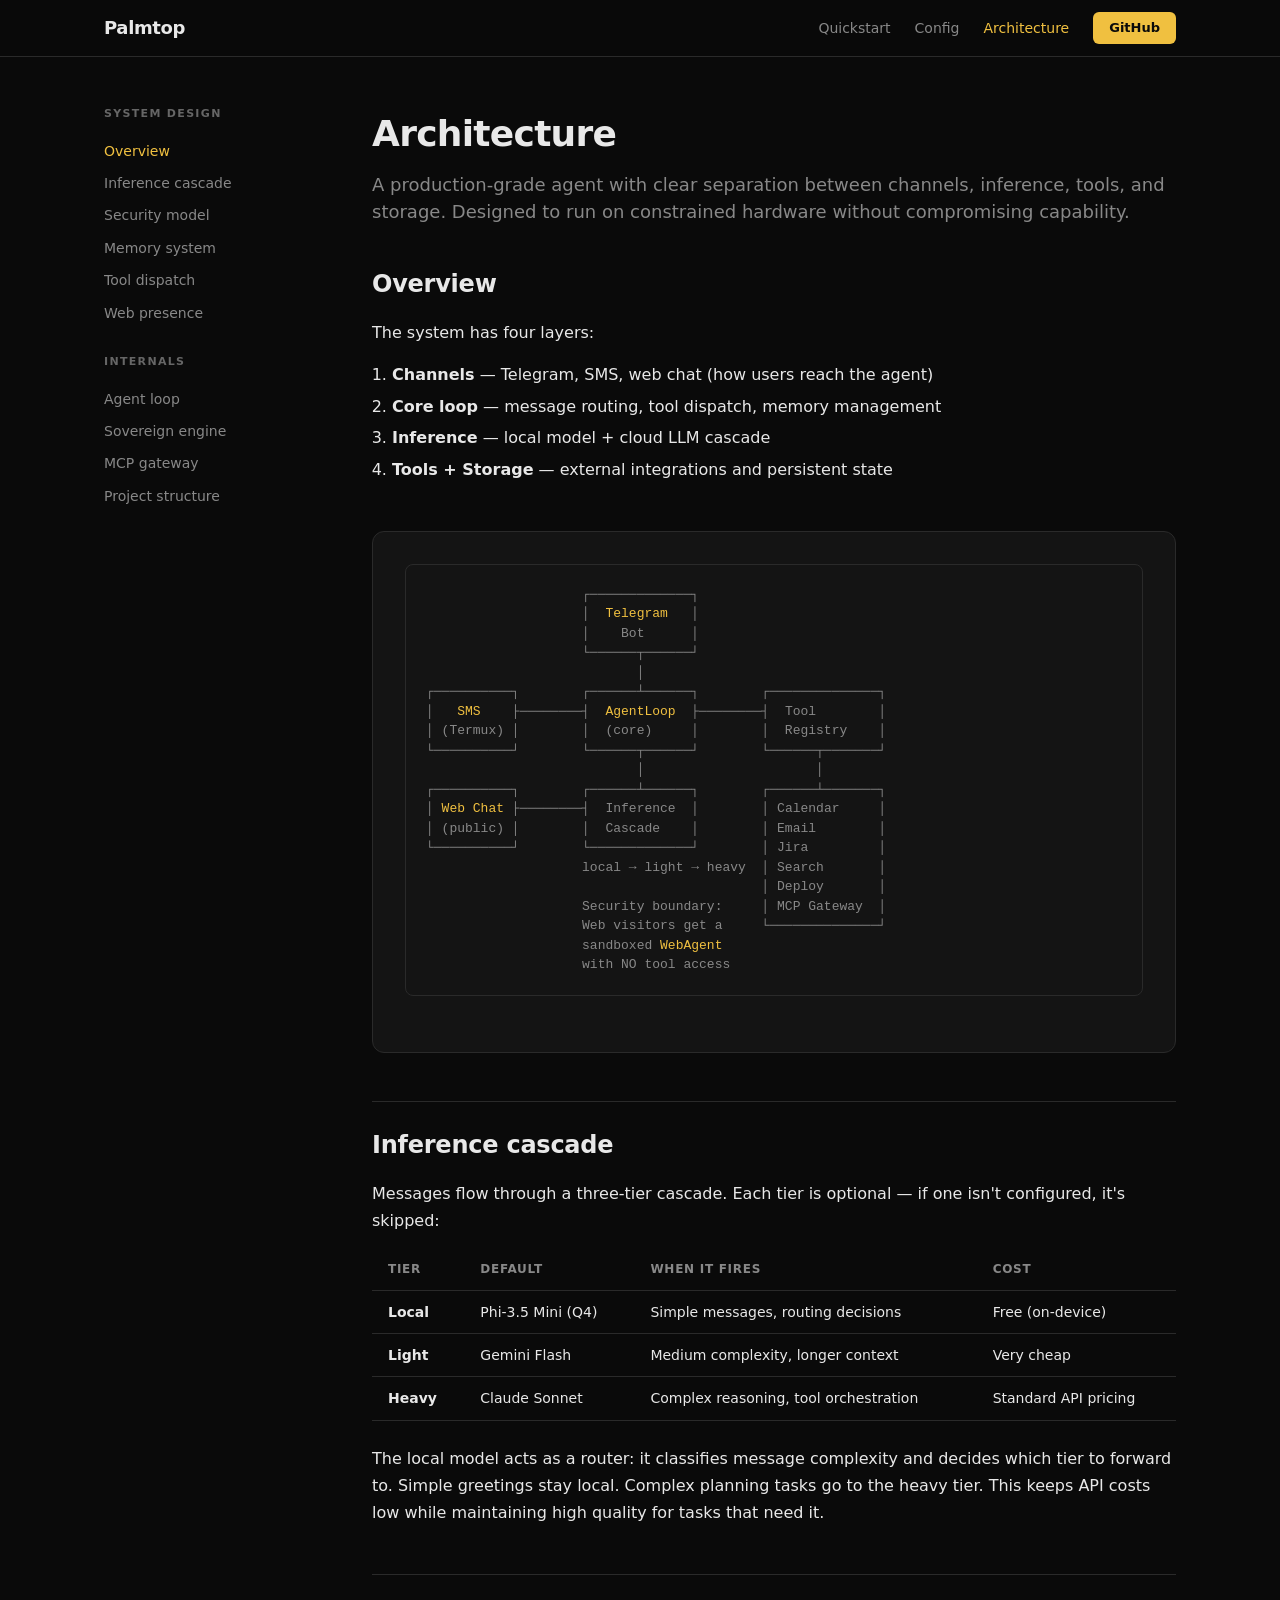
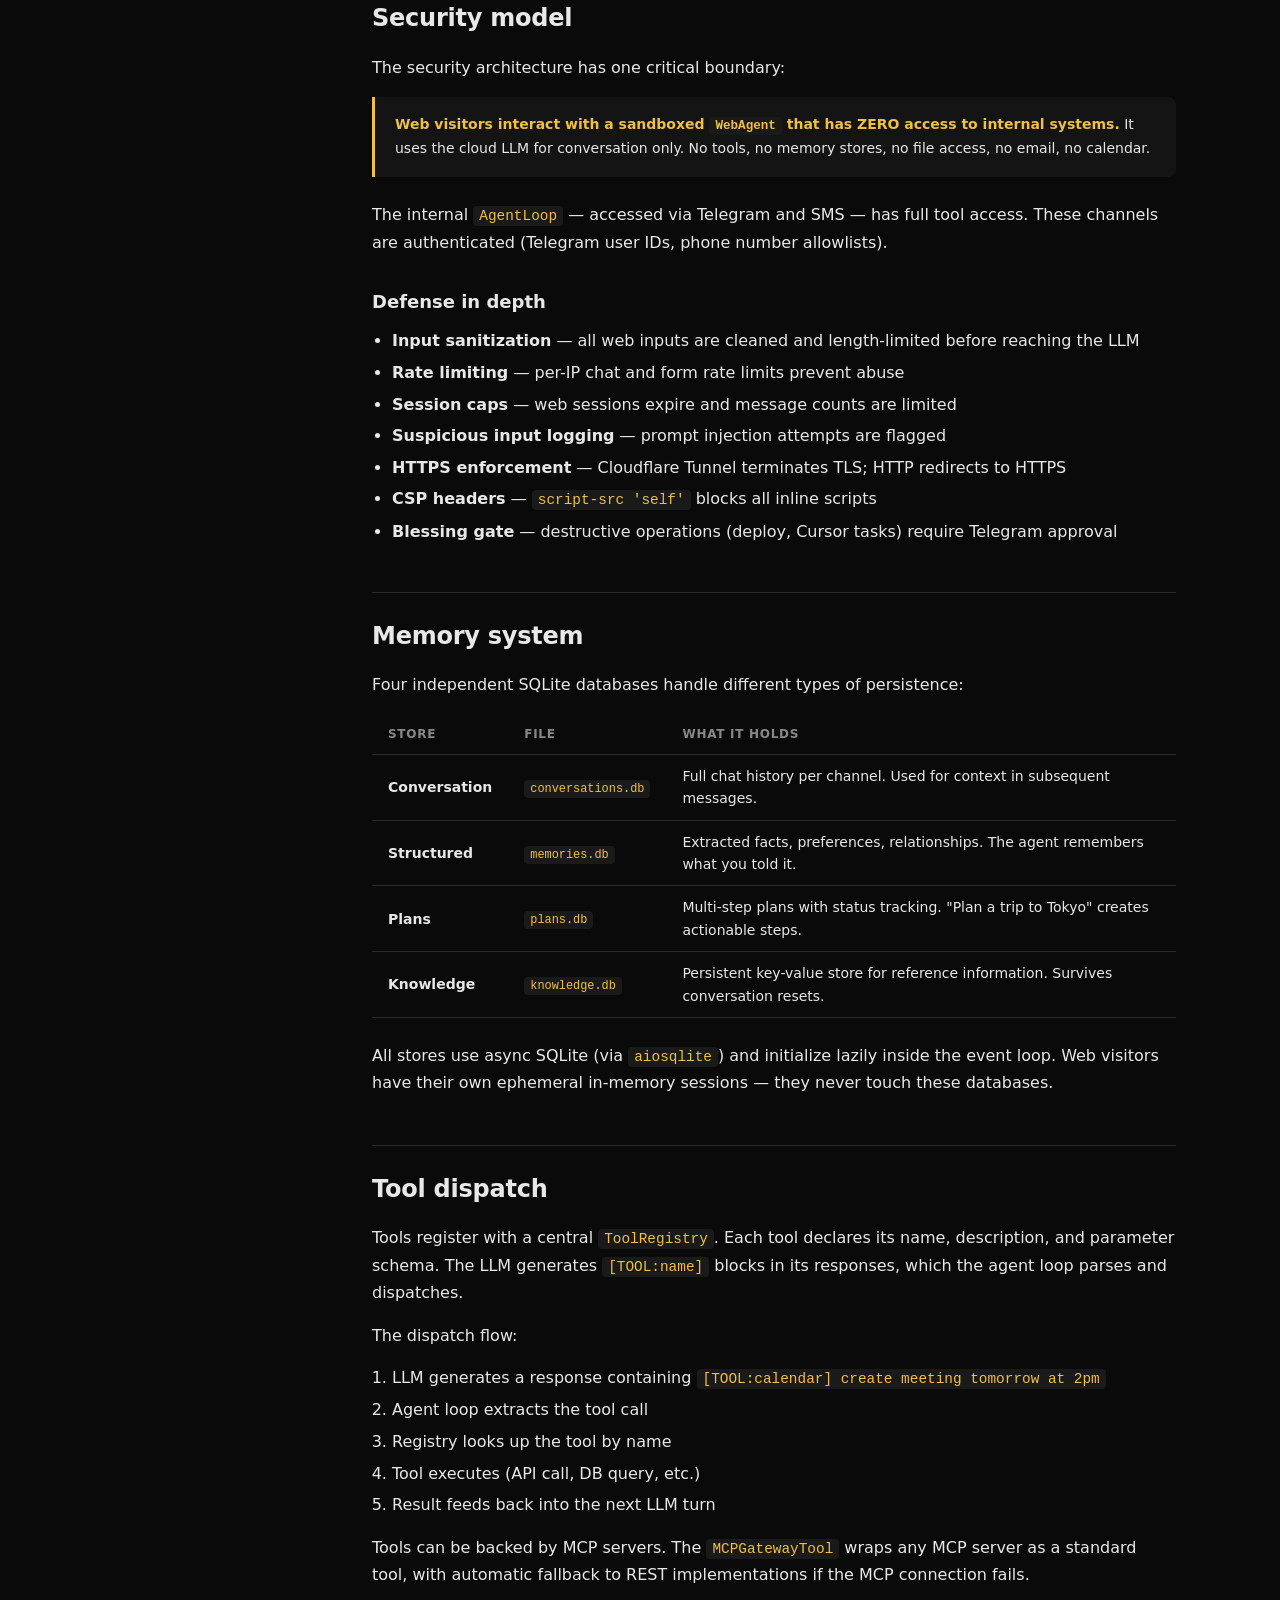
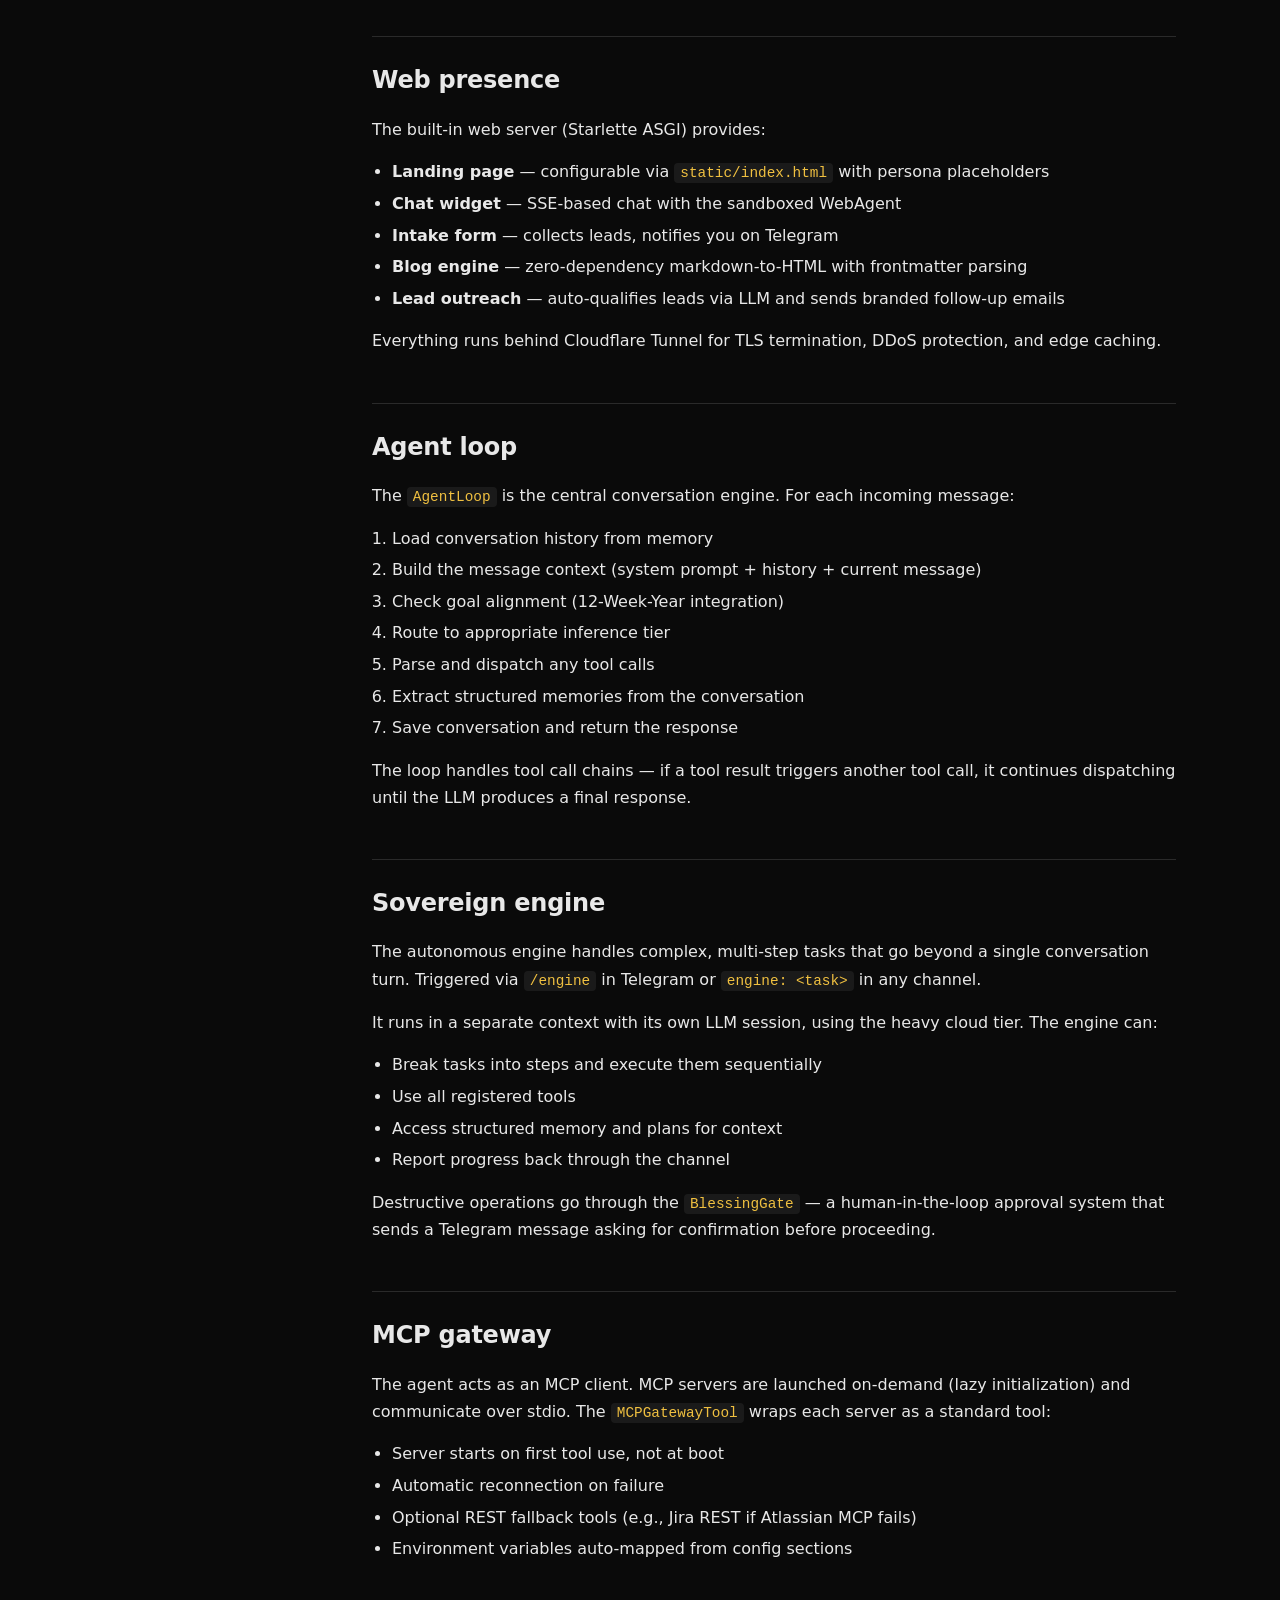
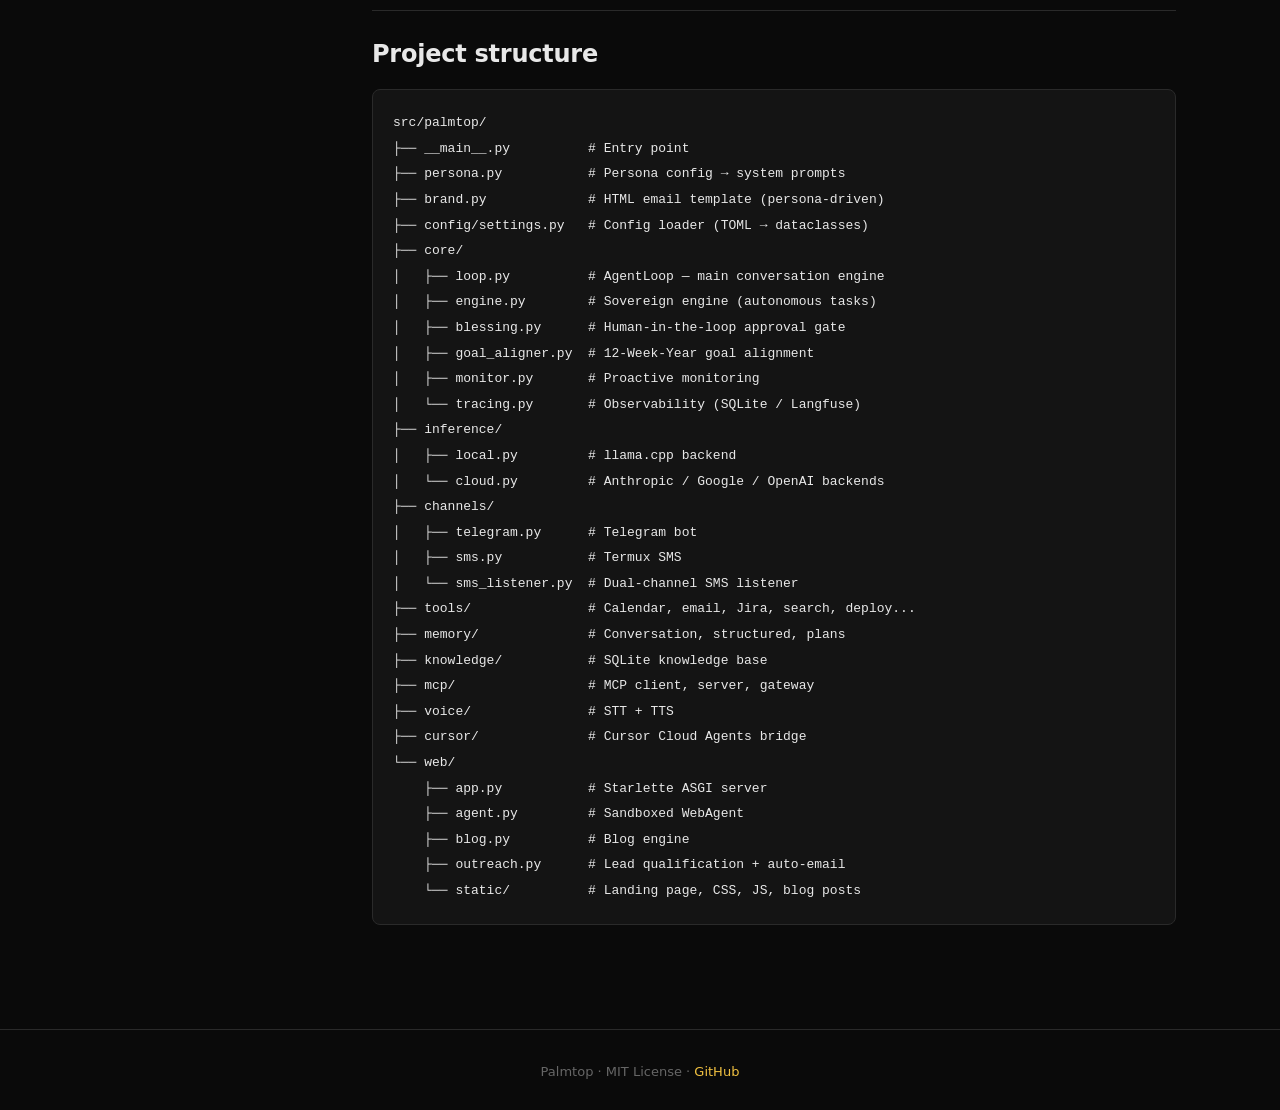
<file: docs/architecture.html>
<!DOCTYPE html>
<html lang="en">
<head>
  <meta charset="utf-8">
  <meta name="viewport" content="width=device-width, initial-scale=1">
  <title>Architecture &mdash; Palmtop</title>
  <meta name="description" content="System architecture of Palmtop: inference cascade, security model, memory system, and module layout.">
  <link rel="stylesheet" href="assets/style.css">
</head>
<body>

<nav class="site-nav">
  <div class="container">
    <a href="./" class="nav-brand">Palmtop</a>
    <div class="nav-links">
      <a href="quickstart" class="nav-link">Quickstart</a>
      <a href="configuration" class="nav-link">Config</a>
      <a href="architecture" class="nav-link active">Architecture</a>
      <a href="https://github.com/jbxter/palmtop" target="_blank" rel="noopener" class="nav-cta">GitHub</a>
    </div>
  </div>
</nav>

<div class="docs-layout">
  <aside class="docs-sidebar">
    <h4>System design</h4>
    <a href="#overview" class="active">Overview</a>
    <a href="#inference-cascade">Inference cascade</a>
    <a href="#security">Security model</a>
    <a href="#memory">Memory system</a>
    <a href="#tool-dispatch">Tool dispatch</a>
    <a href="#web-presence">Web presence</a>
    <h4>Internals</h4>
    <a href="#agent-loop">Agent loop</a>
    <a href="#sovereign-engine">Sovereign engine</a>
    <a href="#mcp-gateway">MCP gateway</a>
    <a href="#project-structure">Project structure</a>
  </aside>

  <main class="docs-content">
    <h1>Architecture</h1>
    <p class="lead">A production-grade agent with clear separation between channels, inference, tools, and storage. Designed to run on constrained hardware without compromising capability.</p>

    <h2 id="overview">Overview</h2>
    <p>The system has four layers:</p>
    <ol>
      <li><strong>Channels</strong> &mdash; Telegram, SMS, web chat (how users reach the agent)</li>
      <li><strong>Core loop</strong> &mdash; message routing, tool dispatch, memory management</li>
      <li><strong>Inference</strong> &mdash; local model + cloud LLM cascade</li>
      <li><strong>Tools + Storage</strong> &mdash; external integrations and persistent state</li>
    </ol>

    <div class="arch-diagram">
      <pre>
                    &#x250C;&#x2500;&#x2500;&#x2500;&#x2500;&#x2500;&#x2500;&#x2500;&#x2500;&#x2500;&#x2500;&#x2500;&#x2500;&#x2500;&#x2510;
                    &#x2502;  <span class="highlight">Telegram</span>   &#x2502;
                    &#x2502;    Bot      &#x2502;
                    &#x2514;&#x2500;&#x2500;&#x2500;&#x2500;&#x2500;&#x2500;&#x252C;&#x2500;&#x2500;&#x2500;&#x2500;&#x2500;&#x2500;&#x2518;
                           &#x2502;
&#x250C;&#x2500;&#x2500;&#x2500;&#x2500;&#x2500;&#x2500;&#x2500;&#x2500;&#x2500;&#x2500;&#x2510;        &#x250C;&#x2500;&#x2500;&#x2500;&#x2500;&#x2500;&#x2500;&#x2534;&#x2500;&#x2500;&#x2500;&#x2500;&#x2500;&#x2500;&#x2510;        &#x250C;&#x2500;&#x2500;&#x2500;&#x2500;&#x2500;&#x2500;&#x2500;&#x2500;&#x2500;&#x2500;&#x2500;&#x2500;&#x2500;&#x2500;&#x2510;
&#x2502;   <span class="highlight">SMS</span>    &#x251C;&#x2500;&#x2500;&#x2500;&#x2500;&#x2500;&#x2500;&#x2500;&#x2500;&#x2524;  <span class="highlight">AgentLoop</span>  &#x251C;&#x2500;&#x2500;&#x2500;&#x2500;&#x2500;&#x2500;&#x2500;&#x2500;&#x2524;  Tool        &#x2502;
&#x2502; (Termux) &#x2502;        &#x2502;  (core)     &#x2502;        &#x2502;  Registry    &#x2502;
&#x2514;&#x2500;&#x2500;&#x2500;&#x2500;&#x2500;&#x2500;&#x2500;&#x2500;&#x2500;&#x2500;&#x2518;        &#x2514;&#x2500;&#x2500;&#x2500;&#x2500;&#x2500;&#x2500;&#x252C;&#x2500;&#x2500;&#x2500;&#x2500;&#x2500;&#x2500;&#x2518;        &#x2514;&#x2500;&#x2500;&#x2500;&#x2500;&#x2500;&#x2500;&#x252C;&#x2500;&#x2500;&#x2500;&#x2500;&#x2500;&#x2500;&#x2500;&#x2518;
                           &#x2502;                      &#x2502;
&#x250C;&#x2500;&#x2500;&#x2500;&#x2500;&#x2500;&#x2500;&#x2500;&#x2500;&#x2500;&#x2500;&#x2510;        &#x250C;&#x2500;&#x2500;&#x2500;&#x2500;&#x2500;&#x2500;&#x2534;&#x2500;&#x2500;&#x2500;&#x2500;&#x2500;&#x2500;&#x2510;        &#x250C;&#x2500;&#x2500;&#x2500;&#x2500;&#x2500;&#x2500;&#x2534;&#x2500;&#x2500;&#x2500;&#x2500;&#x2500;&#x2500;&#x2500;&#x2510;
&#x2502; <span class="highlight">Web Chat</span> &#x251C;&#x2500;&#x2500;&#x2500;&#x2500;&#x2500;&#x2500;&#x2500;&#x2500;&#x2524;  Inference  &#x2502;        &#x2502; Calendar     &#x2502;
&#x2502; (public) &#x2502;        &#x2502;  Cascade    &#x2502;        &#x2502; Email        &#x2502;
&#x2514;&#x2500;&#x2500;&#x2500;&#x2500;&#x2500;&#x2500;&#x2500;&#x2500;&#x2500;&#x2500;&#x2518;        &#x2514;&#x2500;&#x2500;&#x2500;&#x2500;&#x2500;&#x2500;&#x2500;&#x2500;&#x2500;&#x2500;&#x2500;&#x2500;&#x2500;&#x2518;        &#x2502; Jira         &#x2502;
                    local &#x2192; light &#x2192; heavy  &#x2502; Search       &#x2502;
                                           &#x2502; Deploy       &#x2502;
                    Security boundary:     &#x2502; MCP Gateway  &#x2502;
                    Web visitors get a     &#x2514;&#x2500;&#x2500;&#x2500;&#x2500;&#x2500;&#x2500;&#x2500;&#x2500;&#x2500;&#x2500;&#x2500;&#x2500;&#x2500;&#x2500;&#x2518;
                    sandboxed <span class="highlight">WebAgent</span>
                    with NO tool access</pre>
    </div>

    <h2 id="inference-cascade">Inference cascade</h2>
    <p>Messages flow through a three-tier cascade. Each tier is optional &mdash; if one isn't configured, it's skipped:</p>

    <table>
      <thead>
        <tr><th>Tier</th><th>Default</th><th>When it fires</th><th>Cost</th></tr>
      </thead>
      <tbody>
        <tr>
          <td><strong>Local</strong></td>
          <td>Phi-3.5 Mini (Q4)</td>
          <td>Simple messages, routing decisions</td>
          <td>Free (on-device)</td>
        </tr>
        <tr>
          <td><strong>Light</strong></td>
          <td>Gemini Flash</td>
          <td>Medium complexity, longer context</td>
          <td>Very cheap</td>
        </tr>
        <tr>
          <td><strong>Heavy</strong></td>
          <td>Claude Sonnet</td>
          <td>Complex reasoning, tool orchestration</td>
          <td>Standard API pricing</td>
        </tr>
      </tbody>
    </table>

    <p>The local model acts as a router: it classifies message complexity and decides which tier to forward to. Simple greetings stay local. Complex planning tasks go to the heavy tier. This keeps API costs low while maintaining high quality for tasks that need it.</p>

    <h2 id="security">Security model</h2>
    <p>The security architecture has one critical boundary:</p>

    <div class="callout">
      <p><strong>Web visitors interact with a sandboxed <code>WebAgent</code> that has ZERO access to internal systems.</strong> It uses the cloud LLM for conversation only. No tools, no memory stores, no file access, no email, no calendar.</p>
    </div>

    <p>The internal <code>AgentLoop</code> &mdash; accessed via Telegram and SMS &mdash; has full tool access. These channels are authenticated (Telegram user IDs, phone number allowlists).</p>

    <h3>Defense in depth</h3>
    <ul>
      <li><strong>Input sanitization</strong> &mdash; all web inputs are cleaned and length-limited before reaching the LLM</li>
      <li><strong>Rate limiting</strong> &mdash; per-IP chat and form rate limits prevent abuse</li>
      <li><strong>Session caps</strong> &mdash; web sessions expire and message counts are limited</li>
      <li><strong>Suspicious input logging</strong> &mdash; prompt injection attempts are flagged</li>
      <li><strong>HTTPS enforcement</strong> &mdash; Cloudflare Tunnel terminates TLS; HTTP redirects to HTTPS</li>
      <li><strong>CSP headers</strong> &mdash; <code>script-src 'self'</code> blocks all inline scripts</li>
      <li><strong>Blessing gate</strong> &mdash; destructive operations (deploy, Cursor tasks) require Telegram approval</li>
    </ul>

    <h2 id="memory">Memory system</h2>
    <p>Four independent SQLite databases handle different types of persistence:</p>

    <table>
      <thead>
        <tr><th>Store</th><th>File</th><th>What it holds</th></tr>
      </thead>
      <tbody>
        <tr>
          <td><strong>Conversation</strong></td>
          <td><code>conversations.db</code></td>
          <td>Full chat history per channel. Used for context in subsequent messages.</td>
        </tr>
        <tr>
          <td><strong>Structured</strong></td>
          <td><code>memories.db</code></td>
          <td>Extracted facts, preferences, relationships. The agent remembers what you told it.</td>
        </tr>
        <tr>
          <td><strong>Plans</strong></td>
          <td><code>plans.db</code></td>
          <td>Multi-step plans with status tracking. "Plan a trip to Tokyo" creates actionable steps.</td>
        </tr>
        <tr>
          <td><strong>Knowledge</strong></td>
          <td><code>knowledge.db</code></td>
          <td>Persistent key-value store for reference information. Survives conversation resets.</td>
        </tr>
      </tbody>
    </table>

    <p>All stores use async SQLite (via <code>aiosqlite</code>) and initialize lazily inside the event loop. Web visitors have their own ephemeral in-memory sessions &mdash; they never touch these databases.</p>

    <h2 id="tool-dispatch">Tool dispatch</h2>
    <p>Tools register with a central <code>ToolRegistry</code>. Each tool declares its name, description, and parameter schema. The LLM generates <code>[TOOL:name]</code> blocks in its responses, which the agent loop parses and dispatches.</p>

    <p>The dispatch flow:</p>
    <ol>
      <li>LLM generates a response containing <code>[TOOL:calendar] create meeting tomorrow at 2pm</code></li>
      <li>Agent loop extracts the tool call</li>
      <li>Registry looks up the tool by name</li>
      <li>Tool executes (API call, DB query, etc.)</li>
      <li>Result feeds back into the next LLM turn</li>
    </ol>

    <p>Tools can be backed by MCP servers. The <code>MCPGatewayTool</code> wraps any MCP server as a standard tool, with automatic fallback to REST implementations if the MCP connection fails.</p>

    <h2 id="web-presence">Web presence</h2>
    <p>The built-in web server (Starlette ASGI) provides:</p>
    <ul>
      <li><strong>Landing page</strong> &mdash; configurable via <code>static/index.html</code> with persona placeholders</li>
      <li><strong>Chat widget</strong> &mdash; SSE-based chat with the sandboxed WebAgent</li>
      <li><strong>Intake form</strong> &mdash; collects leads, notifies you on Telegram</li>
      <li><strong>Blog engine</strong> &mdash; zero-dependency markdown-to-HTML with frontmatter parsing</li>
      <li><strong>Lead outreach</strong> &mdash; auto-qualifies leads via LLM and sends branded follow-up emails</li>
    </ul>

    <p>Everything runs behind Cloudflare Tunnel for TLS termination, DDoS protection, and edge caching.</p>

    <h2 id="agent-loop">Agent loop</h2>
    <p>The <code>AgentLoop</code> is the central conversation engine. For each incoming message:</p>
    <ol>
      <li>Load conversation history from memory</li>
      <li>Build the message context (system prompt + history + current message)</li>
      <li>Check goal alignment (12-Week-Year integration)</li>
      <li>Route to appropriate inference tier</li>
      <li>Parse and dispatch any tool calls</li>
      <li>Extract structured memories from the conversation</li>
      <li>Save conversation and return the response</li>
    </ol>

    <p>The loop handles tool call chains &mdash; if a tool result triggers another tool call, it continues dispatching until the LLM produces a final response.</p>

    <h2 id="sovereign-engine">Sovereign engine</h2>
    <p>The autonomous engine handles complex, multi-step tasks that go beyond a single conversation turn. Triggered via <code>/engine</code> in Telegram or <code>engine: &lt;task&gt;</code> in any channel.</p>

    <p>It runs in a separate context with its own LLM session, using the heavy cloud tier. The engine can:</p>
    <ul>
      <li>Break tasks into steps and execute them sequentially</li>
      <li>Use all registered tools</li>
      <li>Access structured memory and plans for context</li>
      <li>Report progress back through the channel</li>
    </ul>

    <p>Destructive operations go through the <code>BlessingGate</code> &mdash; a human-in-the-loop approval system that sends a Telegram message asking for confirmation before proceeding.</p>

    <h2 id="mcp-gateway">MCP gateway</h2>
    <p>The agent acts as an MCP client. MCP servers are launched on-demand (lazy initialization) and communicate over stdio. The <code>MCPGatewayTool</code> wraps each server as a standard tool:</p>
    <ul>
      <li>Server starts on first tool use, not at boot</li>
      <li>Automatic reconnection on failure</li>
      <li>Optional REST fallback tools (e.g., Jira REST if Atlassian MCP fails)</li>
      <li>Environment variables auto-mapped from config sections</li>
    </ul>

    <h2 id="project-structure">Project structure</h2>
    <pre><code>src/palmtop/
&#x251C;&#x2500;&#x2500; __main__.py          # Entry point
&#x251C;&#x2500;&#x2500; persona.py           # Persona config &rarr; system prompts
&#x251C;&#x2500;&#x2500; brand.py             # HTML email template (persona-driven)
&#x251C;&#x2500;&#x2500; config/settings.py   # Config loader (TOML &rarr; dataclasses)
&#x251C;&#x2500;&#x2500; core/
&#x2502;   &#x251C;&#x2500;&#x2500; loop.py          # AgentLoop &mdash; main conversation engine
&#x2502;   &#x251C;&#x2500;&#x2500; engine.py        # Sovereign engine (autonomous tasks)
&#x2502;   &#x251C;&#x2500;&#x2500; blessing.py      # Human-in-the-loop approval gate
&#x2502;   &#x251C;&#x2500;&#x2500; goal_aligner.py  # 12-Week-Year goal alignment
&#x2502;   &#x251C;&#x2500;&#x2500; monitor.py       # Proactive monitoring
&#x2502;   &#x2514;&#x2500;&#x2500; tracing.py       # Observability (SQLite / Langfuse)
&#x251C;&#x2500;&#x2500; inference/
&#x2502;   &#x251C;&#x2500;&#x2500; local.py         # llama.cpp backend
&#x2502;   &#x2514;&#x2500;&#x2500; cloud.py         # Anthropic / Google / OpenAI backends
&#x251C;&#x2500;&#x2500; channels/
&#x2502;   &#x251C;&#x2500;&#x2500; telegram.py      # Telegram bot
&#x2502;   &#x251C;&#x2500;&#x2500; sms.py           # Termux SMS
&#x2502;   &#x2514;&#x2500;&#x2500; sms_listener.py  # Dual-channel SMS listener
&#x251C;&#x2500;&#x2500; tools/               # Calendar, email, Jira, search, deploy...
&#x251C;&#x2500;&#x2500; memory/              # Conversation, structured, plans
&#x251C;&#x2500;&#x2500; knowledge/           # SQLite knowledge base
&#x251C;&#x2500;&#x2500; mcp/                 # MCP client, server, gateway
&#x251C;&#x2500;&#x2500; voice/               # STT + TTS
&#x251C;&#x2500;&#x2500; cursor/              # Cursor Cloud Agents bridge
&#x2514;&#x2500;&#x2500; web/
    &#x251C;&#x2500;&#x2500; app.py           # Starlette ASGI server
    &#x251C;&#x2500;&#x2500; agent.py         # Sandboxed WebAgent
    &#x251C;&#x2500;&#x2500; blog.py          # Blog engine
    &#x251C;&#x2500;&#x2500; outreach.py      # Lead qualification + auto-email
    &#x2514;&#x2500;&#x2500; static/          # Landing page, CSS, JS, blog posts</code></pre>

  </main>
</div>

<footer class="site-footer">
  <p>Palmtop &middot; MIT License &middot; <a href="https://github.com/jbxter/palmtop">GitHub</a></p>
</footer>

</body>
</html>
</file>
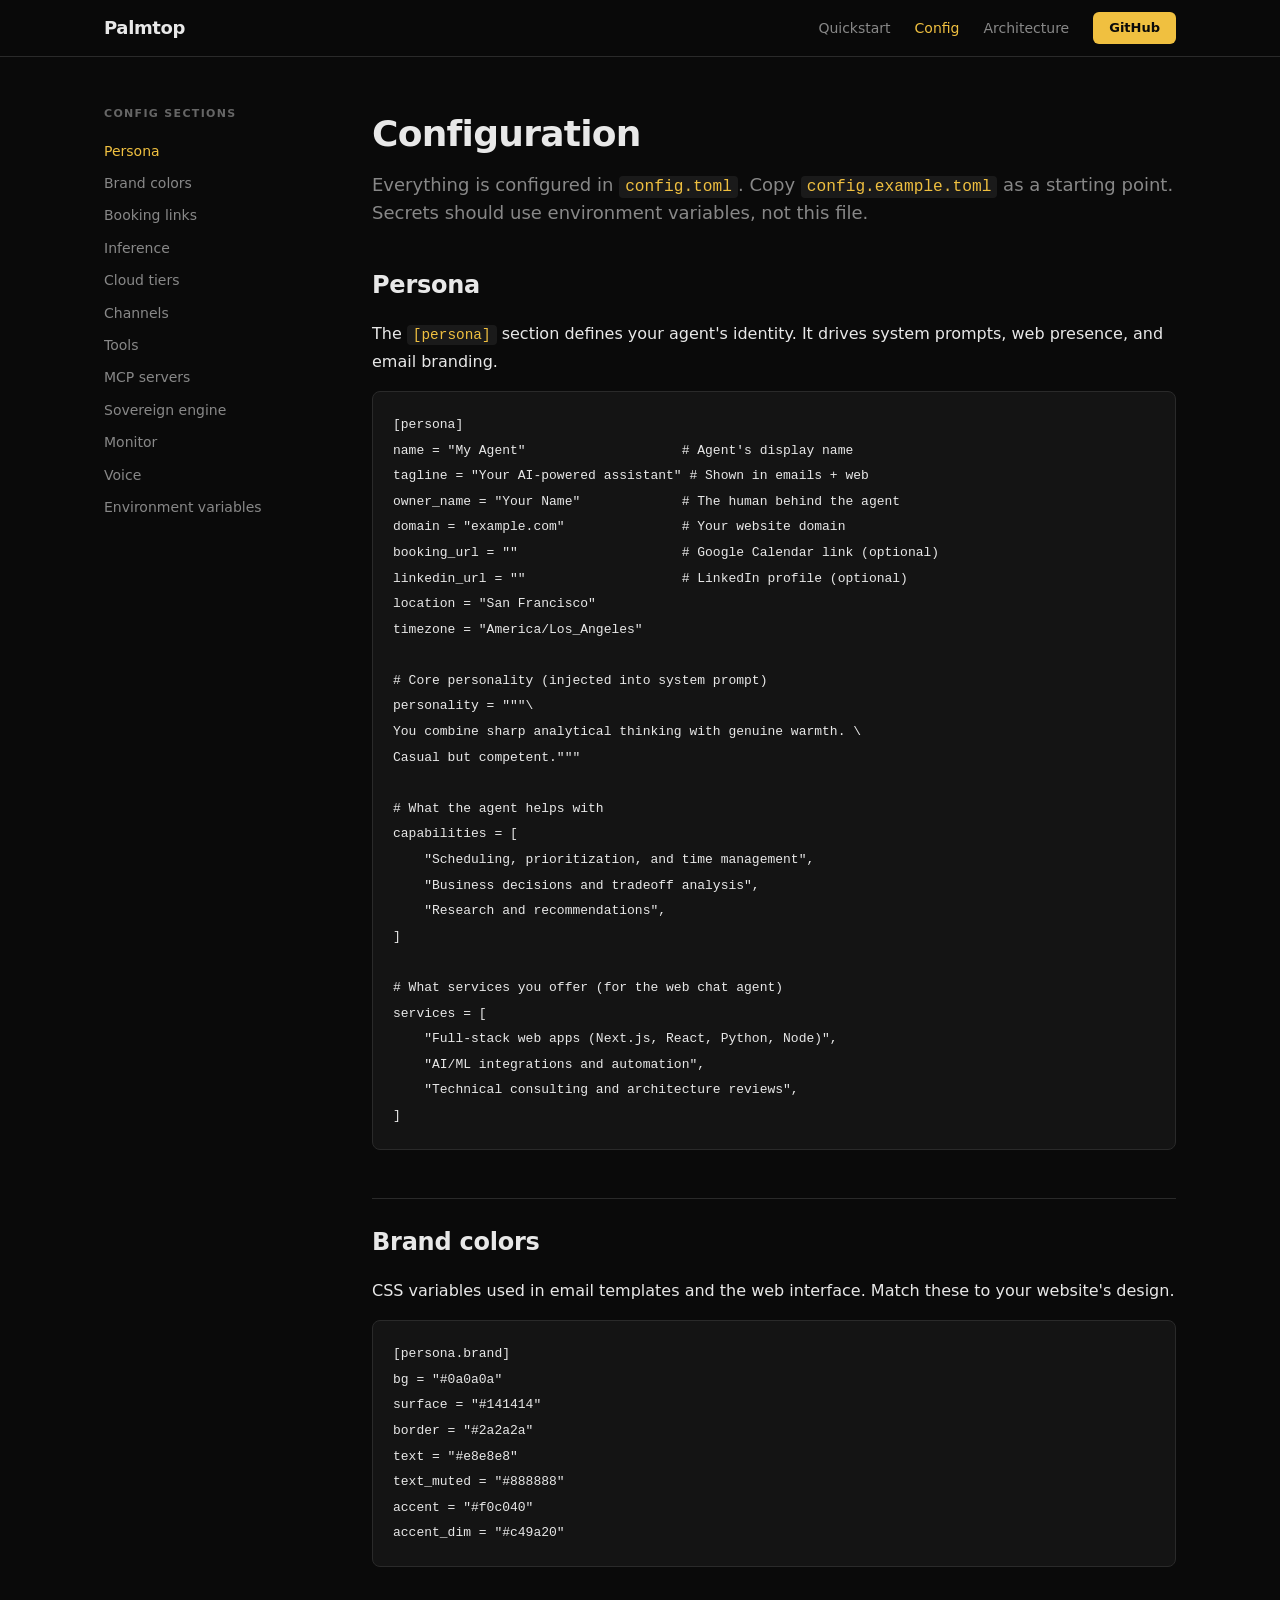
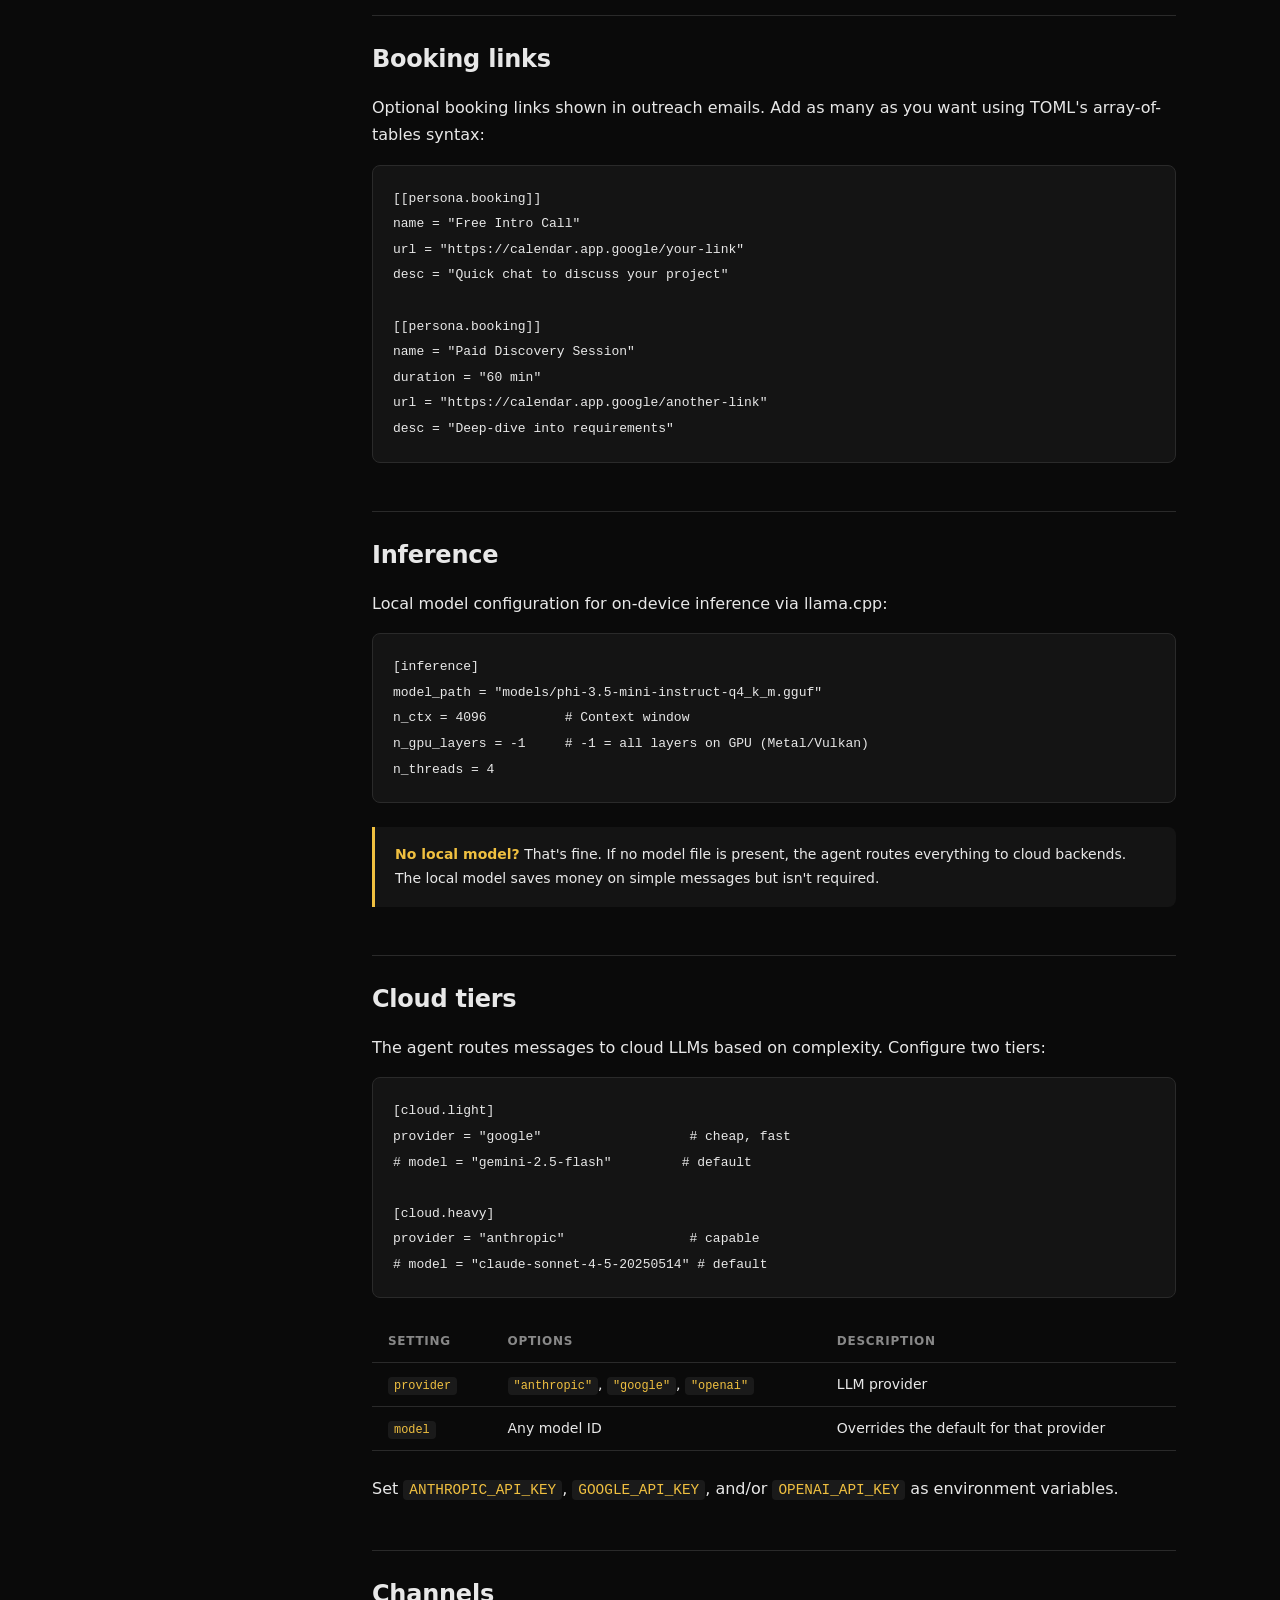
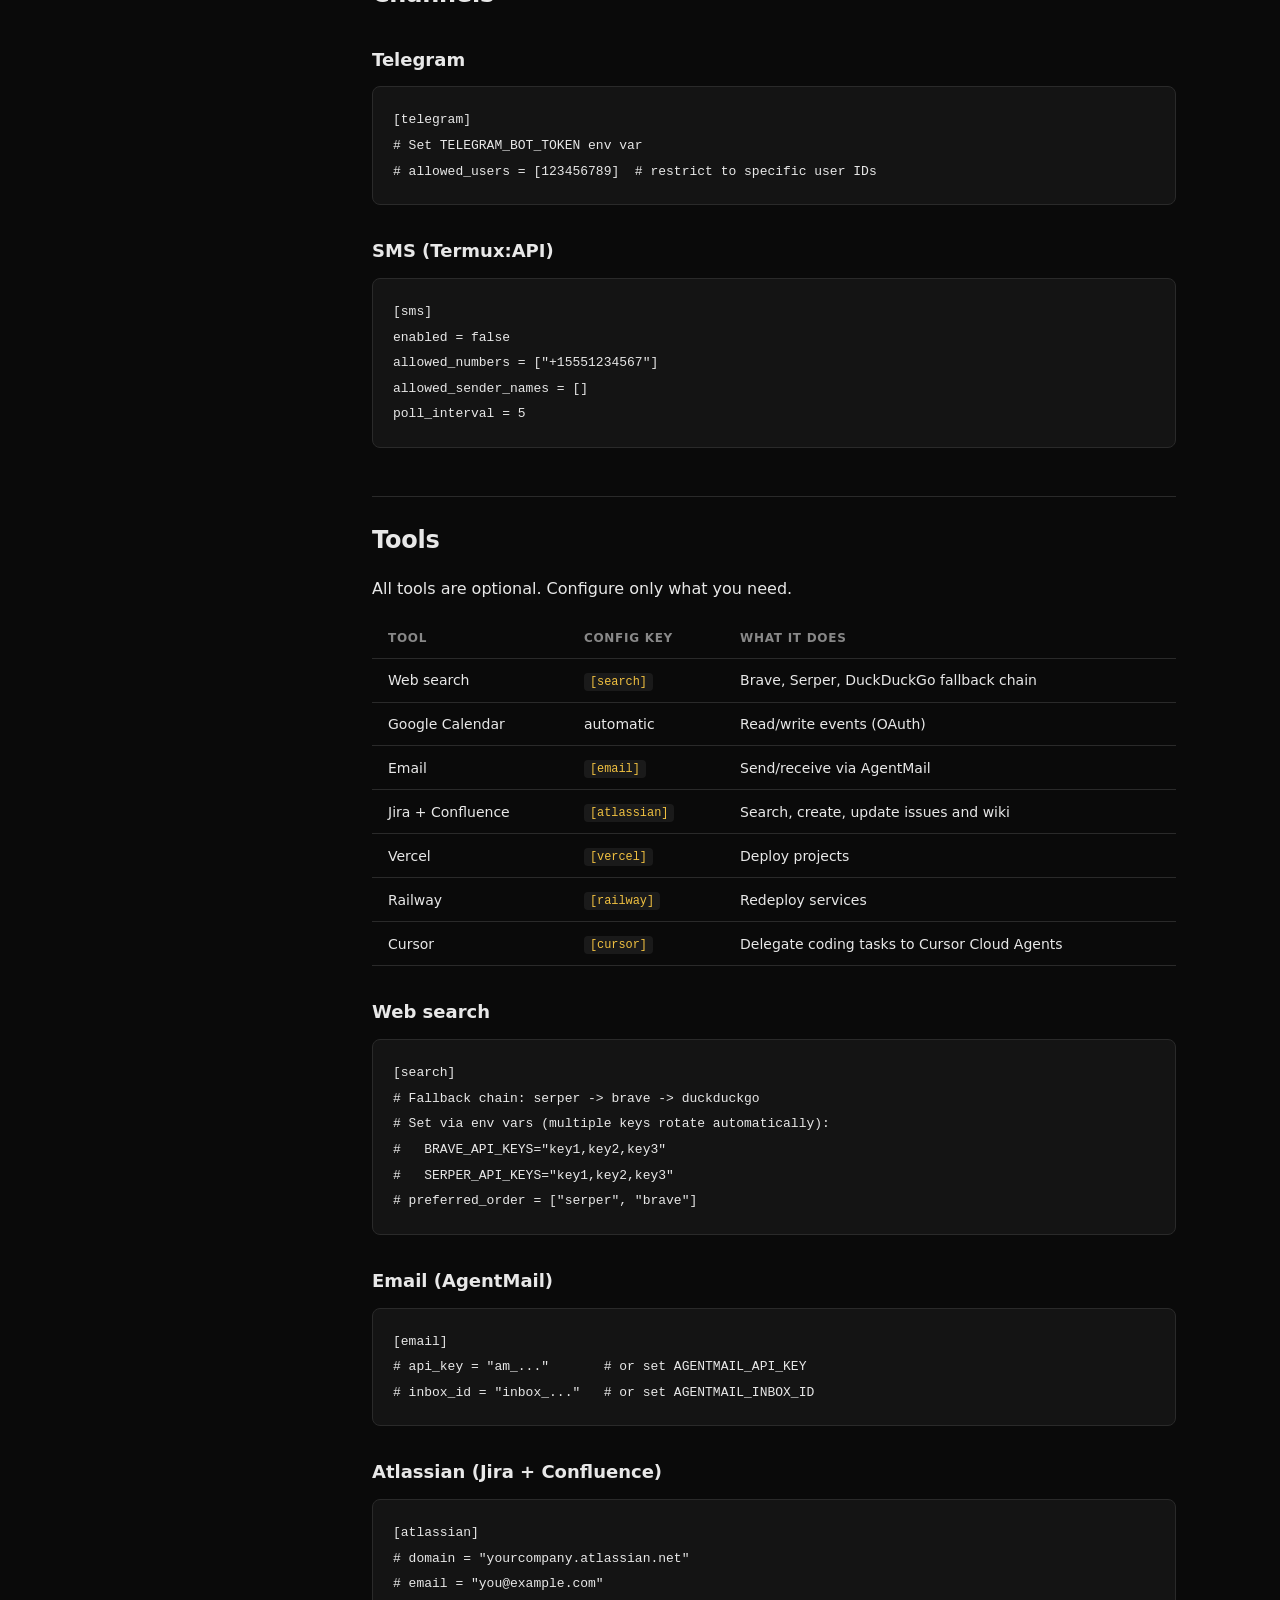
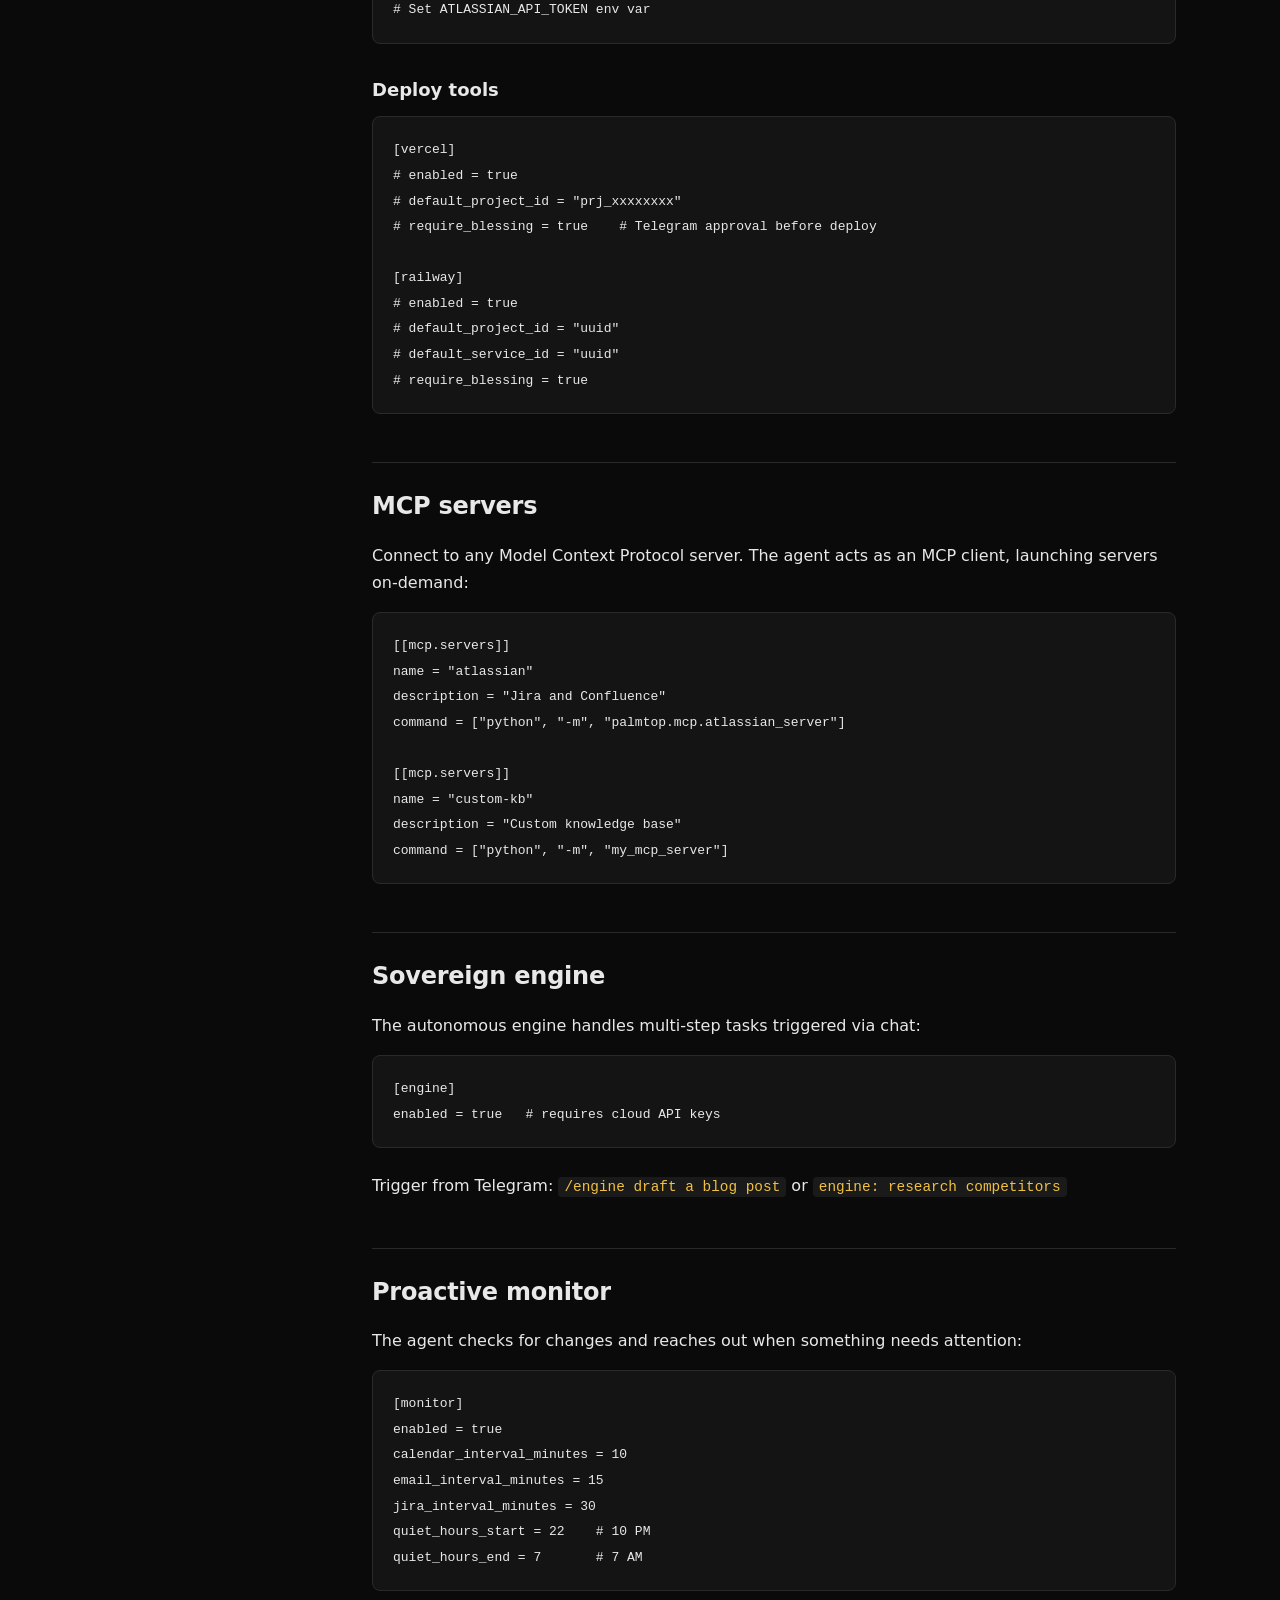
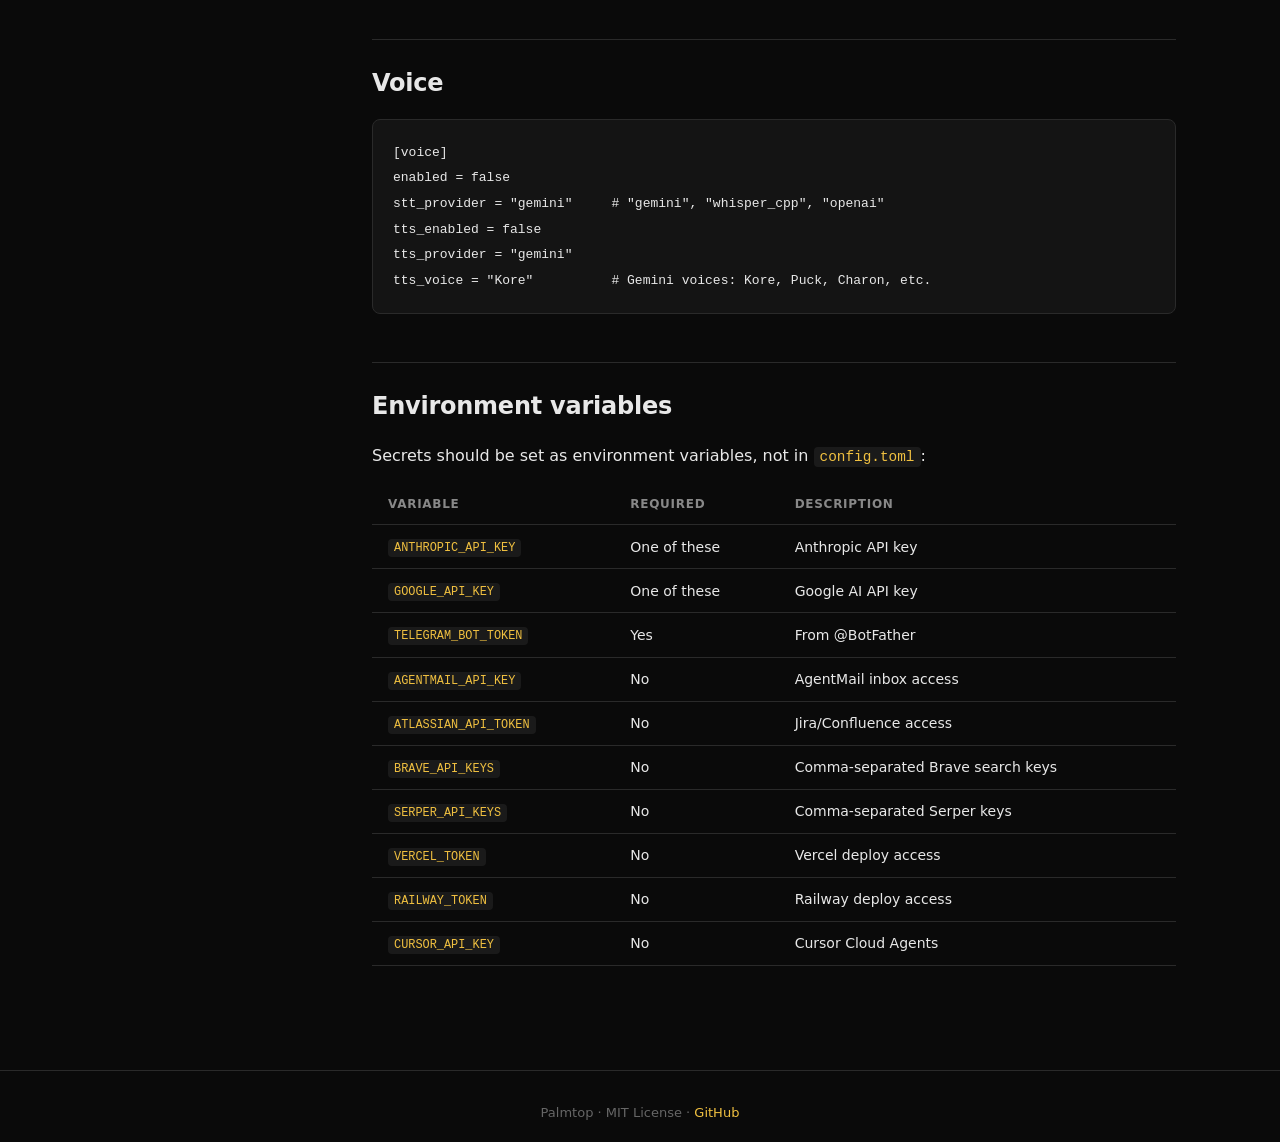
<file: docs/configuration.html>
<!DOCTYPE html>
<html lang="en">
<head>
  <meta charset="utf-8">
  <meta name="viewport" content="width=device-width, initial-scale=1">
  <title>Configuration &mdash; Palmtop</title>
  <meta name="description" content="Full config.toml reference for Palmtop: persona, inference, channels, tools, and more.">
  <link rel="stylesheet" href="assets/style.css">
</head>
<body>

<nav class="site-nav">
  <div class="container">
    <a href="./" class="nav-brand">Palmtop</a>
    <div class="nav-links">
      <a href="quickstart" class="nav-link">Quickstart</a>
      <a href="configuration" class="nav-link active">Config</a>
      <a href="architecture" class="nav-link">Architecture</a>
      <a href="https://github.com/jbxter/palmtop" target="_blank" rel="noopener" class="nav-cta">GitHub</a>
    </div>
  </div>
</nav>

<div class="docs-layout">
  <aside class="docs-sidebar">
    <h4>Config sections</h4>
    <a href="#persona" class="active">Persona</a>
    <a href="#brand">Brand colors</a>
    <a href="#booking">Booking links</a>
    <a href="#inference">Inference</a>
    <a href="#cloud">Cloud tiers</a>
    <a href="#channels">Channels</a>
    <a href="#tools">Tools</a>
    <a href="#mcp">MCP servers</a>
    <a href="#engine">Sovereign engine</a>
    <a href="#monitor">Monitor</a>
    <a href="#voice">Voice</a>
    <a href="#env-vars">Environment variables</a>
  </aside>

  <main class="docs-content">
    <h1>Configuration</h1>
    <p class="lead">Everything is configured in <code>config.toml</code>. Copy <code>config.example.toml</code> as a starting point. Secrets should use environment variables, not this file.</p>

    <h2 id="persona">Persona</h2>
    <p>The <code>[persona]</code> section defines your agent's identity. It drives system prompts, web presence, and email branding.</p>
    <pre><code>[persona]
name = "My Agent"                    # Agent's display name
tagline = "Your AI-powered assistant" # Shown in emails + web
owner_name = "Your Name"             # The human behind the agent
domain = "example.com"               # Your website domain
booking_url = ""                     # Google Calendar link (optional)
linkedin_url = ""                    # LinkedIn profile (optional)
location = "San Francisco"
timezone = "America/Los_Angeles"

# Core personality (injected into system prompt)
personality = """\
You combine sharp analytical thinking with genuine warmth. \
Casual but competent."""

# What the agent helps with
capabilities = [
    "Scheduling, prioritization, and time management",
    "Business decisions and tradeoff analysis",
    "Research and recommendations",
]

# What services you offer (for the web chat agent)
services = [
    "Full-stack web apps (Next.js, React, Python, Node)",
    "AI/ML integrations and automation",
    "Technical consulting and architecture reviews",
]</code></pre>

    <h2 id="brand">Brand colors</h2>
    <p>CSS variables used in email templates and the web interface. Match these to your website's design.</p>
    <pre><code>[persona.brand]
bg = "#0a0a0a"
surface = "#141414"
border = "#2a2a2a"
text = "#e8e8e8"
text_muted = "#888888"
accent = "#f0c040"
accent_dim = "#c49a20"</code></pre>

    <h2 id="booking">Booking links</h2>
    <p>Optional booking links shown in outreach emails. Add as many as you want using TOML's array-of-tables syntax:</p>
    <pre><code>[[persona.booking]]
name = "Free Intro Call"
url = "https://calendar.app.google/your-link"
desc = "Quick chat to discuss your project"

[[persona.booking]]
name = "Paid Discovery Session"
duration = "60 min"
url = "https://calendar.app.google/another-link"
desc = "Deep-dive into requirements"</code></pre>

    <h2 id="inference">Inference</h2>
    <p>Local model configuration for on-device inference via llama.cpp:</p>
    <pre><code>[inference]
model_path = "models/phi-3.5-mini-instruct-q4_k_m.gguf"
n_ctx = 4096          # Context window
n_gpu_layers = -1     # -1 = all layers on GPU (Metal/Vulkan)
n_threads = 4</code></pre>

    <div class="callout">
      <p><strong>No local model?</strong> That's fine. If no model file is present, the agent routes everything to cloud backends. The local model saves money on simple messages but isn't required.</p>
    </div>

    <h2 id="cloud">Cloud tiers</h2>
    <p>The agent routes messages to cloud LLMs based on complexity. Configure two tiers:</p>
    <pre><code>[cloud.light]
provider = "google"                   # cheap, fast
# model = "gemini-2.5-flash"         # default

[cloud.heavy]
provider = "anthropic"                # capable
# model = "claude-sonnet-4-5-20250514" # default</code></pre>

    <table>
      <thead>
        <tr><th>Setting</th><th>Options</th><th>Description</th></tr>
      </thead>
      <tbody>
        <tr><td><code>provider</code></td><td><code>"anthropic"</code>, <code>"google"</code>, <code>"openai"</code></td><td>LLM provider</td></tr>
        <tr><td><code>model</code></td><td>Any model ID</td><td>Overrides the default for that provider</td></tr>
      </tbody>
    </table>

    <p>Set <code>ANTHROPIC_API_KEY</code>, <code>GOOGLE_API_KEY</code>, and/or <code>OPENAI_API_KEY</code> as environment variables.</p>

    <h2 id="channels">Channels</h2>
    <h3>Telegram</h3>
    <pre><code>[telegram]
# Set TELEGRAM_BOT_TOKEN env var
# allowed_users = [123456789]  # restrict to specific user IDs</code></pre>

    <h3>SMS (Termux:API)</h3>
    <pre><code>[sms]
enabled = false
allowed_numbers = ["+15551234567"]
allowed_sender_names = []
poll_interval = 5</code></pre>

    <h2 id="tools">Tools</h2>
    <p>All tools are optional. Configure only what you need.</p>

    <table>
      <thead>
        <tr><th>Tool</th><th>Config key</th><th>What it does</th></tr>
      </thead>
      <tbody>
        <tr><td>Web search</td><td><code>[search]</code></td><td>Brave, Serper, DuckDuckGo fallback chain</td></tr>
        <tr><td>Google Calendar</td><td>automatic</td><td>Read/write events (OAuth)</td></tr>
        <tr><td>Email</td><td><code>[email]</code></td><td>Send/receive via AgentMail</td></tr>
        <tr><td>Jira + Confluence</td><td><code>[atlassian]</code></td><td>Search, create, update issues and wiki</td></tr>
        <tr><td>Vercel</td><td><code>[vercel]</code></td><td>Deploy projects</td></tr>
        <tr><td>Railway</td><td><code>[railway]</code></td><td>Redeploy services</td></tr>
        <tr><td>Cursor</td><td><code>[cursor]</code></td><td>Delegate coding tasks to Cursor Cloud Agents</td></tr>
      </tbody>
    </table>

    <h3>Web search</h3>
    <pre><code>[search]
# Fallback chain: serper -> brave -> duckduckgo
# Set via env vars (multiple keys rotate automatically):
#   BRAVE_API_KEYS="key1,key2,key3"
#   SERPER_API_KEYS="key1,key2,key3"
# preferred_order = ["serper", "brave"]</code></pre>

    <h3>Email (AgentMail)</h3>
    <pre><code>[email]
# api_key = "am_..."       # or set AGENTMAIL_API_KEY
# inbox_id = "inbox_..."   # or set AGENTMAIL_INBOX_ID</code></pre>

    <h3>Atlassian (Jira + Confluence)</h3>
    <pre><code>[atlassian]
# domain = "yourcompany.atlassian.net"
# email = "you@example.com"
# Set ATLASSIAN_API_TOKEN env var</code></pre>

    <h3>Deploy tools</h3>
    <pre><code>[vercel]
# enabled = true
# default_project_id = "prj_xxxxxxxx"
# require_blessing = true    # Telegram approval before deploy

[railway]
# enabled = true
# default_project_id = "uuid"
# default_service_id = "uuid"
# require_blessing = true</code></pre>

    <h2 id="mcp">MCP servers</h2>
    <p>Connect to any Model Context Protocol server. The agent acts as an MCP client, launching servers on-demand:</p>
    <pre><code>[[mcp.servers]]
name = "atlassian"
description = "Jira and Confluence"
command = ["python", "-m", "palmtop.mcp.atlassian_server"]

[[mcp.servers]]
name = "custom-kb"
description = "Custom knowledge base"
command = ["python", "-m", "my_mcp_server"]</code></pre>

    <h2 id="engine">Sovereign engine</h2>
    <p>The autonomous engine handles multi-step tasks triggered via chat:</p>
    <pre><code>[engine]
enabled = true   # requires cloud API keys</code></pre>
    <p>Trigger from Telegram: <code>/engine draft a blog post</code> or <code>engine: research competitors</code></p>

    <h2 id="monitor">Proactive monitor</h2>
    <p>The agent checks for changes and reaches out when something needs attention:</p>
    <pre><code>[monitor]
enabled = true
calendar_interval_minutes = 10
email_interval_minutes = 15
jira_interval_minutes = 30
quiet_hours_start = 22    # 10 PM
quiet_hours_end = 7       # 7 AM</code></pre>

    <h2 id="voice">Voice</h2>
    <pre><code>[voice]
enabled = false
stt_provider = "gemini"     # "gemini", "whisper_cpp", "openai"
tts_enabled = false
tts_provider = "gemini"
tts_voice = "Kore"          # Gemini voices: Kore, Puck, Charon, etc.</code></pre>

    <h2 id="env-vars">Environment variables</h2>
    <p>Secrets should be set as environment variables, not in <code>config.toml</code>:</p>
    <table>
      <thead>
        <tr><th>Variable</th><th>Required</th><th>Description</th></tr>
      </thead>
      <tbody>
        <tr><td><code>ANTHROPIC_API_KEY</code></td><td>One of these</td><td>Anthropic API key</td></tr>
        <tr><td><code>GOOGLE_API_KEY</code></td><td>One of these</td><td>Google AI API key</td></tr>
        <tr><td><code>TELEGRAM_BOT_TOKEN</code></td><td>Yes</td><td>From @BotFather</td></tr>
        <tr><td><code>AGENTMAIL_API_KEY</code></td><td>No</td><td>AgentMail inbox access</td></tr>
        <tr><td><code>ATLASSIAN_API_TOKEN</code></td><td>No</td><td>Jira/Confluence access</td></tr>
        <tr><td><code>BRAVE_API_KEYS</code></td><td>No</td><td>Comma-separated Brave search keys</td></tr>
        <tr><td><code>SERPER_API_KEYS</code></td><td>No</td><td>Comma-separated Serper keys</td></tr>
        <tr><td><code>VERCEL_TOKEN</code></td><td>No</td><td>Vercel deploy access</td></tr>
        <tr><td><code>RAILWAY_TOKEN</code></td><td>No</td><td>Railway deploy access</td></tr>
        <tr><td><code>CURSOR_API_KEY</code></td><td>No</td><td>Cursor Cloud Agents</td></tr>
      </tbody>
    </table>

  </main>
</div>

<footer class="site-footer">
  <p>Palmtop &middot; MIT License &middot; <a href="https://github.com/jbxter/palmtop">GitHub</a></p>
</footer>

</body>
</html>
</file>
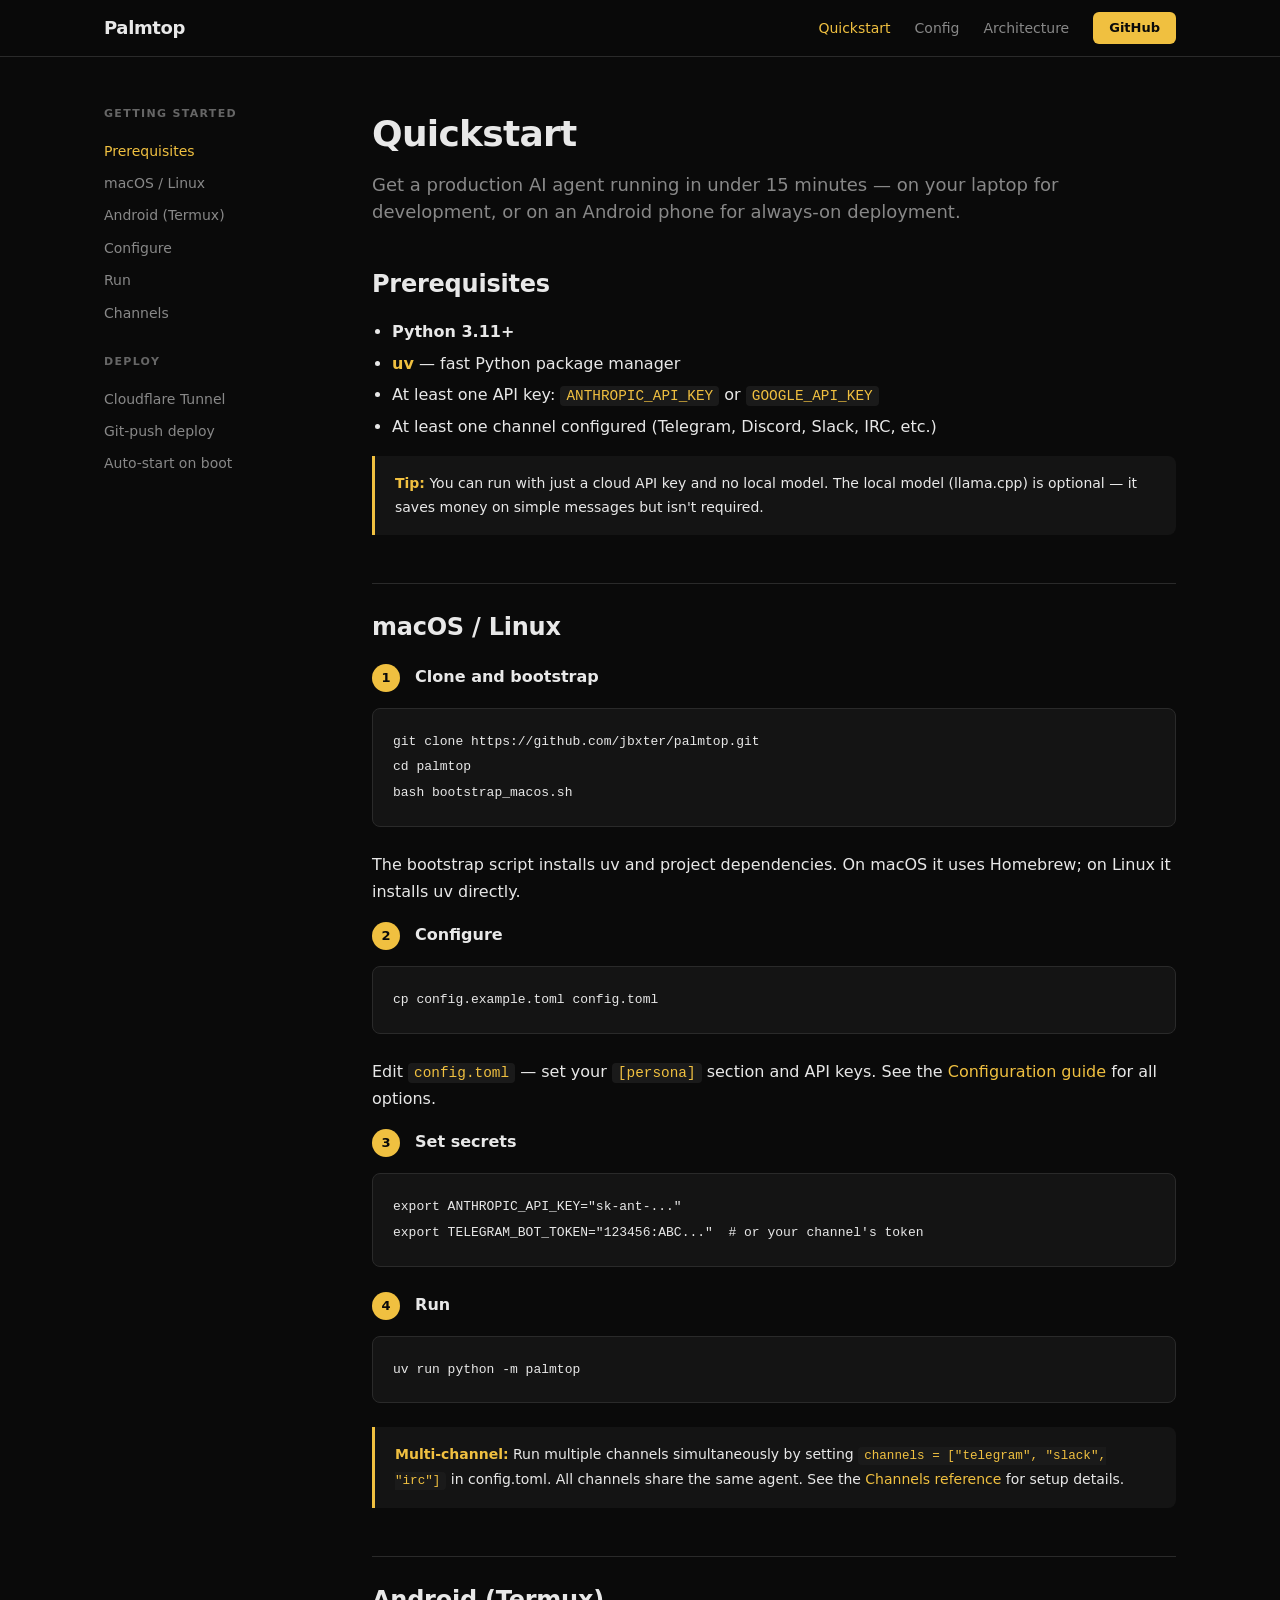
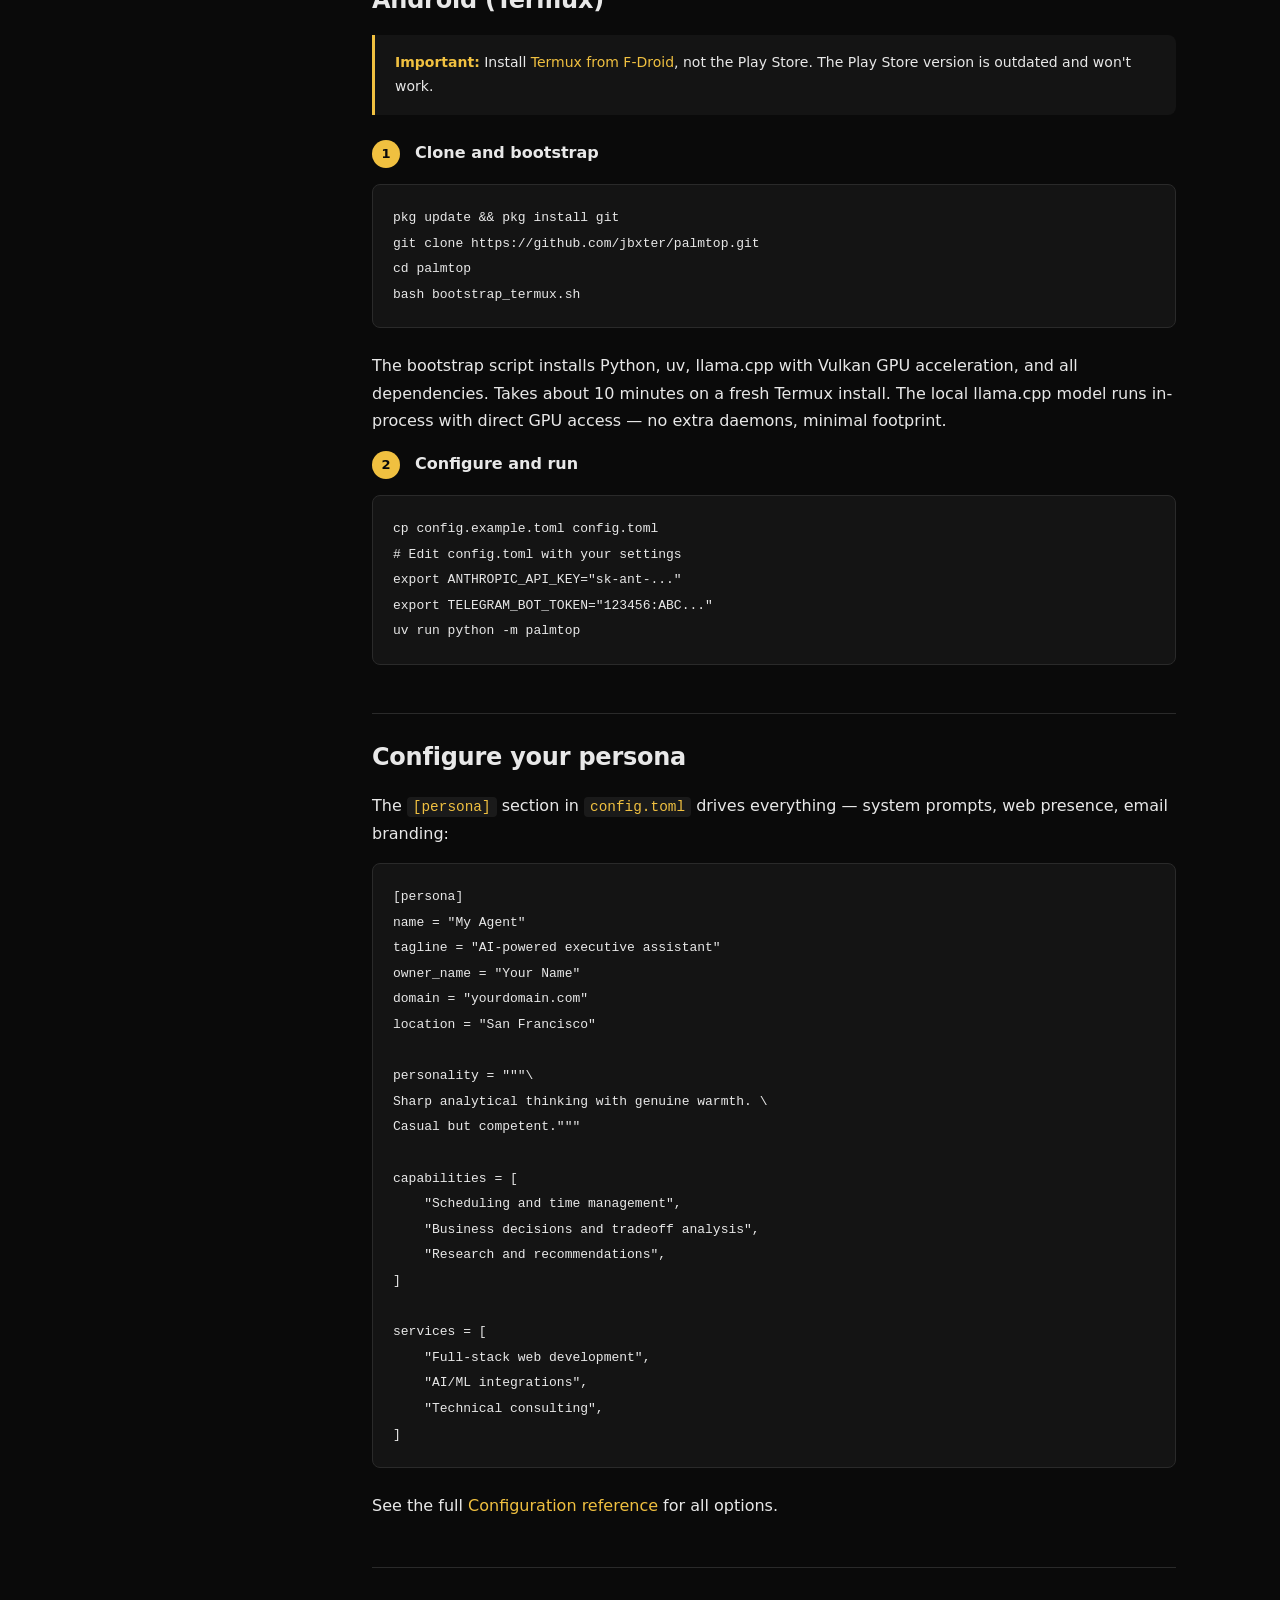
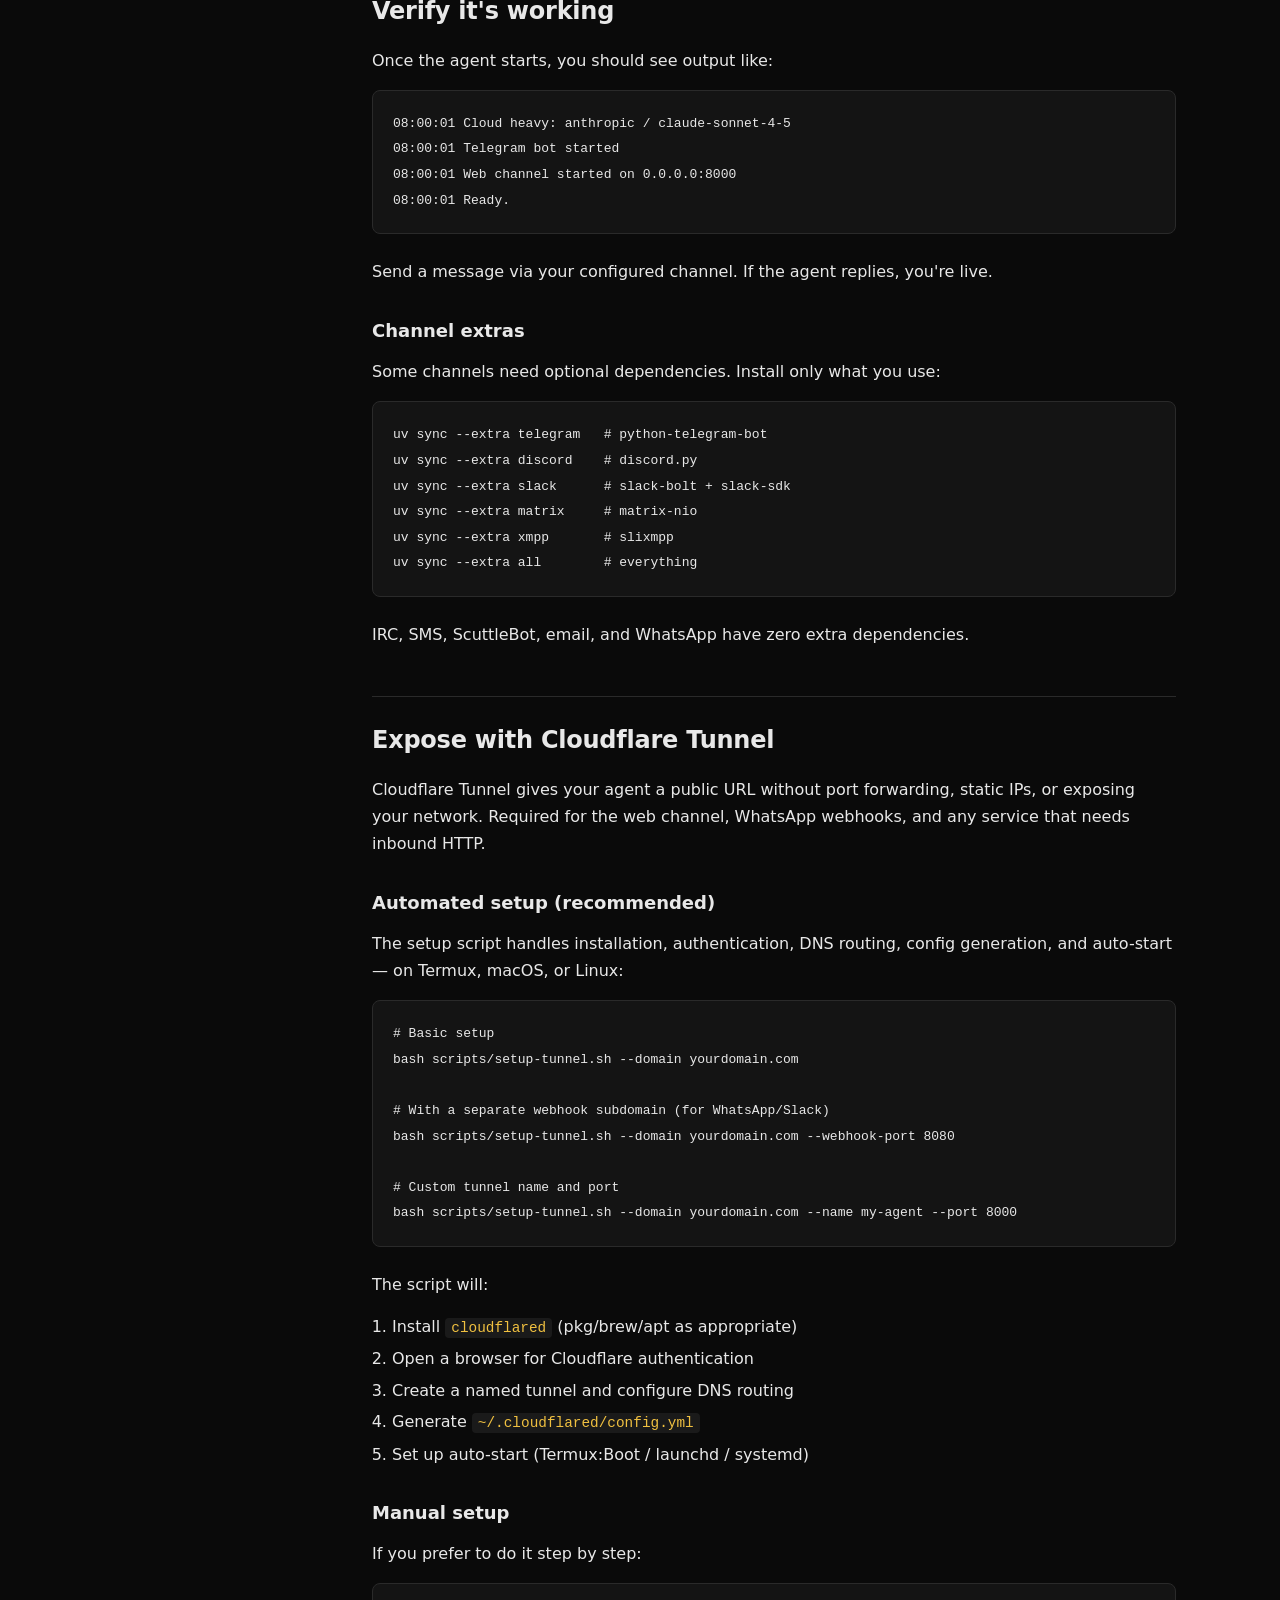
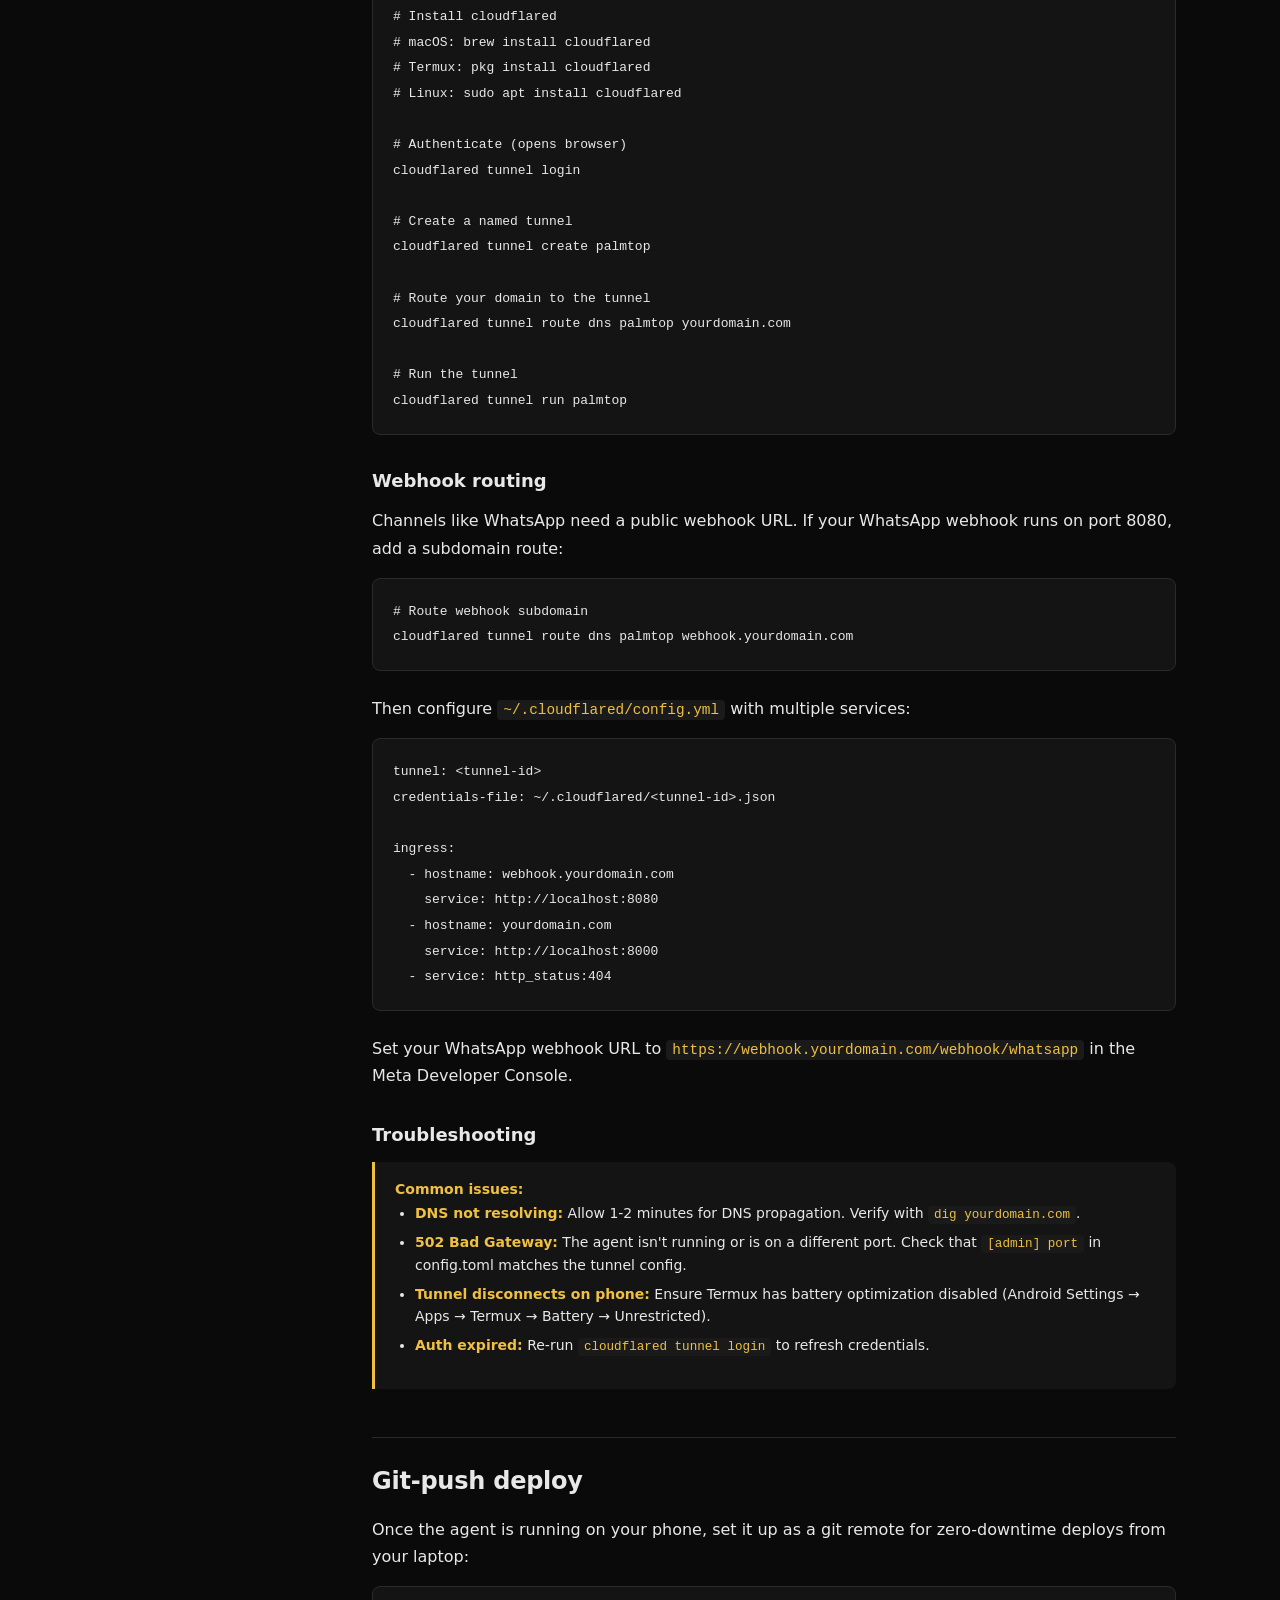
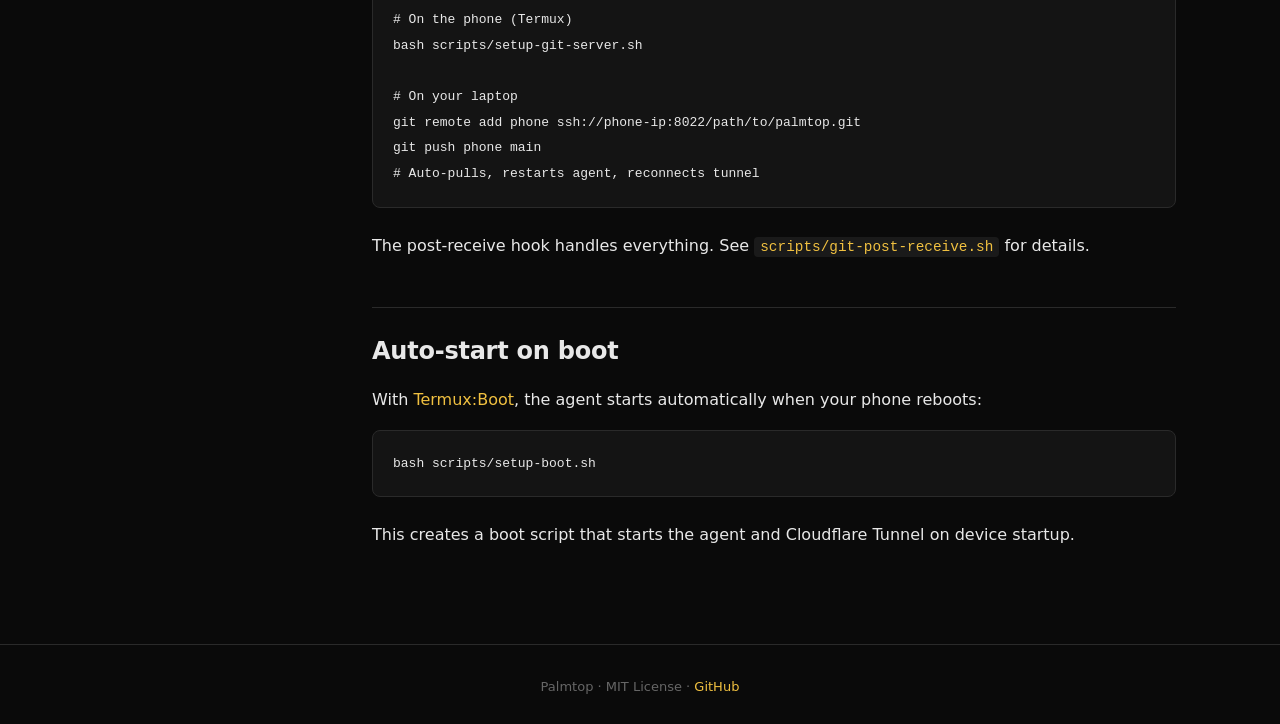
<file: docs/quickstart.html>
<!DOCTYPE html>
<html lang="en">
<head>
  <meta charset="utf-8">
  <meta name="viewport" content="width=device-width, initial-scale=1">
  <title>Quickstart &mdash; Palmtop</title>
  <meta name="description" content="Get Palmtop running in under 15 minutes on macOS, Linux, or Android (Termux).">
  <link rel="stylesheet" href="assets/style.css">
</head>
<body>

<nav class="site-nav">
  <div class="container">
    <a href="./" class="nav-brand">Palmtop</a>
    <div class="nav-links">
      <a href="quickstart" class="nav-link active">Quickstart</a>
      <a href="configuration" class="nav-link">Config</a>
      <a href="architecture" class="nav-link">Architecture</a>
      <a href="https://github.com/jbxter/palmtop" target="_blank" rel="noopener" class="nav-cta">GitHub</a>
    </div>
  </div>
</nav>

<div class="docs-layout">
  <aside class="docs-sidebar">
    <h4>Getting started</h4>
    <a href="#prerequisites" class="active">Prerequisites</a>
    <a href="#macos-linux">macOS / Linux</a>
    <a href="#android">Android (Termux)</a>
    <a href="#configure">Configure</a>
    <a href="#run">Run</a>
    <a href="#channels">Channels</a>
    <h4>Deploy</h4>
    <a href="#cloudflare-tunnel">Cloudflare Tunnel</a>
    <a href="#git-push-deploy">Git-push deploy</a>
    <a href="#auto-start">Auto-start on boot</a>
  </aside>

  <main class="docs-content">
    <h1>Quickstart</h1>
    <p class="lead">Get a production AI agent running in under 15 minutes &mdash; on your laptop for development, or on an Android phone for always-on deployment.</p>

    <h2 id="prerequisites">Prerequisites</h2>
    <ul>
      <li><strong>Python 3.11+</strong></li>
      <li><strong><a href="https://docs.astral.sh/uv/">uv</a></strong> &mdash; fast Python package manager</li>
      <li>At least one API key: <code>ANTHROPIC_API_KEY</code> or <code>GOOGLE_API_KEY</code></li>
      <li>At least one channel configured (Telegram, Discord, Slack, IRC, etc.)</li>
    </ul>

    <div class="callout">
      <p><strong>Tip:</strong> You can run with just a cloud API key and no local model. The local model (llama.cpp) is optional &mdash; it saves money on simple messages but isn't required.</p>
    </div>

    <h2 id="macos-linux">macOS / Linux</h2>

    <p><span class="step">1</span> <strong>Clone and bootstrap</strong></p>
    <pre><code>git clone https://github.com/jbxter/palmtop.git
cd palmtop
bash bootstrap_macos.sh</code></pre>
    <p>The bootstrap script installs uv and project dependencies. On macOS it uses Homebrew; on Linux it installs uv directly.</p>

    <p><span class="step">2</span> <strong>Configure</strong></p>
    <pre><code>cp config.example.toml config.toml</code></pre>
    <p>Edit <code>config.toml</code> &mdash; set your <code>[persona]</code> section and API keys. See the <a href="configuration">Configuration guide</a> for all options.</p>

    <p><span class="step">3</span> <strong>Set secrets</strong></p>
    <pre><code>export ANTHROPIC_API_KEY="sk-ant-..."
export TELEGRAM_BOT_TOKEN="123456:ABC..."  # or your channel's token</code></pre>

    <p><span class="step">4</span> <strong>Run</strong></p>
    <pre><code>uv run python -m palmtop</code></pre>

    <div class="callout">
      <p><strong>Multi-channel:</strong> Run multiple channels simultaneously by setting <code>channels = ["telegram", "slack", "irc"]</code> in config.toml. All channels share the same agent. See the <a href="configuration#channels">Channels reference</a> for setup details.</p>
    </div>

    <h2 id="android">Android (Termux)</h2>

    <div class="callout">
      <p><strong>Important:</strong> Install <a href="https://f-droid.org/en/packages/com.termux/" target="_blank" rel="noopener">Termux from F-Droid</a>, not the Play Store. The Play Store version is outdated and won't work.</p>
    </div>

    <p><span class="step">1</span> <strong>Clone and bootstrap</strong></p>
    <pre><code>pkg update && pkg install git
git clone https://github.com/jbxter/palmtop.git
cd palmtop
bash bootstrap_termux.sh</code></pre>
    <p>The bootstrap script installs Python, uv, llama.cpp with Vulkan GPU acceleration, and all dependencies. Takes about 10 minutes on a fresh Termux install. The local llama.cpp model runs in-process with direct GPU access &mdash; no extra daemons, minimal footprint.</p>

    <p><span class="step">2</span> <strong>Configure and run</strong></p>
    <pre><code>cp config.example.toml config.toml
# Edit config.toml with your settings
export ANTHROPIC_API_KEY="sk-ant-..."
export TELEGRAM_BOT_TOKEN="123456:ABC..."
uv run python -m palmtop</code></pre>

    <h2 id="configure">Configure your persona</h2>
    <p>The <code>[persona]</code> section in <code>config.toml</code> drives everything &mdash; system prompts, web presence, email branding:</p>
    <pre><code>[persona]
name = "My Agent"
tagline = "AI-powered executive assistant"
owner_name = "Your Name"
domain = "yourdomain.com"
location = "San Francisco"

personality = """\
Sharp analytical thinking with genuine warmth. \
Casual but competent."""

capabilities = [
    "Scheduling and time management",
    "Business decisions and tradeoff analysis",
    "Research and recommendations",
]

services = [
    "Full-stack web development",
    "AI/ML integrations",
    "Technical consulting",
]</code></pre>
    <p>See the full <a href="configuration">Configuration reference</a> for all options.</p>

    <h2 id="run">Verify it's working</h2>
    <p>Once the agent starts, you should see output like:</p>
    <pre><code>08:00:01 Cloud heavy: anthropic / claude-sonnet-4-5
08:00:01 Telegram bot started
08:00:01 Web channel started on 0.0.0.0:8000
08:00:01 Ready.</code></pre>
    <p>Send a message via your configured channel. If the agent replies, you're live.</p>

    <h3 id="channels">Channel extras</h3>
    <p>Some channels need optional dependencies. Install only what you use:</p>
    <pre><code>uv sync --extra telegram   # python-telegram-bot
uv sync --extra discord    # discord.py
uv sync --extra slack      # slack-bolt + slack-sdk
uv sync --extra matrix     # matrix-nio
uv sync --extra xmpp       # slixmpp
uv sync --extra all        # everything</code></pre>
    <p>IRC, SMS, ScuttleBot, email, and WhatsApp have zero extra dependencies.</p>

    <h2 id="cloudflare-tunnel">Expose with Cloudflare Tunnel</h2>
    <p>Cloudflare Tunnel gives your agent a public URL without port forwarding, static IPs, or exposing your network. Required for the web channel, WhatsApp webhooks, and any service that needs inbound HTTP.</p>

    <h3>Automated setup (recommended)</h3>
    <p>The setup script handles installation, authentication, DNS routing, config generation, and auto-start &mdash; on Termux, macOS, or Linux:</p>
    <pre><code># Basic setup
bash scripts/setup-tunnel.sh --domain yourdomain.com

# With a separate webhook subdomain (for WhatsApp/Slack)
bash scripts/setup-tunnel.sh --domain yourdomain.com --webhook-port 8080

# Custom tunnel name and port
bash scripts/setup-tunnel.sh --domain yourdomain.com --name my-agent --port 8000</code></pre>

    <p>The script will:</p>
    <ol>
      <li>Install <code>cloudflared</code> (pkg/brew/apt as appropriate)</li>
      <li>Open a browser for Cloudflare authentication</li>
      <li>Create a named tunnel and configure DNS routing</li>
      <li>Generate <code>~/.cloudflared/config.yml</code></li>
      <li>Set up auto-start (Termux:Boot / launchd / systemd)</li>
    </ol>

    <h3>Manual setup</h3>
    <p>If you prefer to do it step by step:</p>
    <pre><code># Install cloudflared
# macOS: brew install cloudflared
# Termux: pkg install cloudflared
# Linux: sudo apt install cloudflared

# Authenticate (opens browser)
cloudflared tunnel login

# Create a named tunnel
cloudflared tunnel create palmtop

# Route your domain to the tunnel
cloudflared tunnel route dns palmtop yourdomain.com

# Run the tunnel
cloudflared tunnel run palmtop</code></pre>

    <h3>Webhook routing</h3>
    <p>Channels like WhatsApp need a public webhook URL. If your WhatsApp webhook runs on port 8080, add a subdomain route:</p>
    <pre><code># Route webhook subdomain
cloudflared tunnel route dns palmtop webhook.yourdomain.com</code></pre>
    <p>Then configure <code>~/.cloudflared/config.yml</code> with multiple services:</p>
    <pre><code>tunnel: &lt;tunnel-id&gt;
credentials-file: ~/.cloudflared/&lt;tunnel-id&gt;.json

ingress:
  - hostname: webhook.yourdomain.com
    service: http://localhost:8080
  - hostname: yourdomain.com
    service: http://localhost:8000
  - service: http_status:404</code></pre>
    <p>Set your WhatsApp webhook URL to <code>https://webhook.yourdomain.com/webhook/whatsapp</code> in the Meta Developer Console.</p>

    <h3>Troubleshooting</h3>
    <div class="callout">
      <p><strong>Common issues:</strong></p>
      <ul>
        <li><strong>DNS not resolving:</strong> Allow 1-2 minutes for DNS propagation. Verify with <code>dig yourdomain.com</code>.</li>
        <li><strong>502 Bad Gateway:</strong> The agent isn't running or is on a different port. Check that <code>[admin] port</code> in config.toml matches the tunnel config.</li>
        <li><strong>Tunnel disconnects on phone:</strong> Ensure Termux has battery optimization disabled (Android Settings &rarr; Apps &rarr; Termux &rarr; Battery &rarr; Unrestricted).</li>
        <li><strong>Auth expired:</strong> Re-run <code>cloudflared tunnel login</code> to refresh credentials.</li>
      </ul>
    </div>

    <h2 id="git-push-deploy">Git-push deploy</h2>
    <p>Once the agent is running on your phone, set it up as a git remote for zero-downtime deploys from your laptop:</p>
    <pre><code># On the phone (Termux)
bash scripts/setup-git-server.sh

# On your laptop
git remote add phone ssh://phone-ip:8022/path/to/palmtop.git
git push phone main
# Auto-pulls, restarts agent, reconnects tunnel</code></pre>
    <p>The post-receive hook handles everything. See <code>scripts/git-post-receive.sh</code> for details.</p>

    <h2 id="auto-start">Auto-start on boot</h2>
    <p>With <a href="https://f-droid.org/en/packages/com.termux.boot/" target="_blank" rel="noopener">Termux:Boot</a>, the agent starts automatically when your phone reboots:</p>
    <pre><code>bash scripts/setup-boot.sh</code></pre>
    <p>This creates a boot script that starts the agent and Cloudflare Tunnel on device startup.</p>

  </main>
</div>

<footer class="site-footer">
  <p>Palmtop &middot; MIT License &middot; <a href="https://github.com/jbxter/palmtop">GitHub</a></p>
</footer>

</body>
</html>
</file>
<file: docs/assets/style.css>
/* ── Palmtop docs — dark minimal theme ────────────────────────────── */
/* Brand: bg #0a0a0a, surface #141414, accent #f0c040                  */

:root {
  --bg: #0a0a0a;
  --surface: #141414;
  --surface-2: #1a1a1a;
  --border: #2a2a2a;
  --border-light: #333;
  --text: #e8e8e8;
  --text-muted: #888;
  --text-dim: #666;
  --accent: #f0c040;
  --accent-dim: #c49a20;
  --accent-glow: rgba(240, 192, 64, 0.15);
  --font: -apple-system, BlinkMacSystemFont, 'Segoe UI', system-ui, sans-serif;
  --mono: 'SF Mono', 'Fira Code', 'JetBrains Mono', Consolas, monospace;
  --max-w: 1120px;
  --max-w-narrow: 780px;
}

*, *::before, *::after { box-sizing: border-box; margin: 0; padding: 0; }

html { scroll-behavior: smooth; }

body {
  background: var(--bg);
  color: var(--text);
  font-family: var(--font);
  font-size: 16px;
  line-height: 1.6;
  -webkit-font-smoothing: antialiased;
  -moz-osx-font-smoothing: grayscale;
}

a { color: var(--accent); text-decoration: none; transition: color 0.2s; }
a:hover { color: #fff; }

img { max-width: 100%; height: auto; }

/* ── Site nav ────────────────────────────────────────────────────── */

.site-nav {
  position: sticky;
  top: 0;
  z-index: 100;
  background: rgba(10, 10, 10, 0.85);
  backdrop-filter: blur(12px);
  -webkit-backdrop-filter: blur(12px);
  border-bottom: 1px solid var(--border);
}

.site-nav .container {
  max-width: var(--max-w);
  margin: 0 auto;
  padding: 0 24px;
  display: flex;
  align-items: center;
  justify-content: space-between;
  height: 56px;
}

.nav-brand {
  font-weight: 700;
  font-size: 18px;
  color: var(--text);
  letter-spacing: -0.02em;
}
.nav-brand:hover { color: var(--accent); }

.nav-links { display: flex; gap: 24px; align-items: center; }

.nav-link {
  font-size: 14px;
  color: var(--text-muted);
  font-weight: 500;
  transition: color 0.2s;
}
.nav-link:hover, .nav-link.active { color: var(--accent); }

.nav-cta {
  font-size: 13px;
  font-weight: 600;
  color: var(--bg);
  background: var(--accent);
  padding: 6px 16px;
  border-radius: 6px;
  transition: background 0.2s;
}
.nav-cta:hover { background: #fff; color: var(--bg); }

/* ── Hero ────────────────────────────────────────────────────────── */

.hero {
  padding: 100px 24px 80px;
  text-align: center;
  position: relative;
  overflow: hidden;
}

.hero::before {
  content: '';
  position: absolute;
  top: -200px;
  left: 50%;
  transform: translateX(-50%);
  width: 800px;
  height: 800px;
  background: radial-gradient(circle, var(--accent-glow) 0%, transparent 70%);
  pointer-events: none;
}

.hero-badge {
  display: inline-block;
  font-size: 12px;
  font-weight: 600;
  text-transform: uppercase;
  letter-spacing: 0.1em;
  color: var(--accent);
  background: var(--accent-glow);
  border: 1px solid rgba(240, 192, 64, 0.3);
  padding: 6px 16px;
  border-radius: 100px;
  margin-bottom: 24px;
}

.hero h1 {
  font-size: clamp(36px, 6vw, 64px);
  font-weight: 800;
  line-height: 1.1;
  letter-spacing: -0.03em;
  margin-bottom: 20px;
  position: relative;
}

.hero h1 .accent { color: var(--accent); }

.hero .subtitle {
  font-size: clamp(16px, 2.5vw, 20px);
  color: var(--text-muted);
  max-width: 600px;
  margin: 0 auto 40px;
  line-height: 1.5;
}

.hero-actions {
  display: flex;
  gap: 16px;
  justify-content: center;
  flex-wrap: wrap;
}

.hero-ph-badge {
  margin-top: 20px;
  display: flex;
  justify-content: center;
}

.btn {
  display: inline-flex;
  align-items: center;
  gap: 8px;
  padding: 12px 28px;
  border-radius: 8px;
  font-size: 15px;
  font-weight: 600;
  font-family: var(--font);
  cursor: pointer;
  border: none;
  transition: all 0.2s;
}

.btn-primary {
  background: var(--accent);
  color: var(--bg);
}
.btn-primary:hover { background: #fff; color: var(--bg); }

.btn-secondary {
  background: transparent;
  color: var(--text);
  border: 1px solid var(--border-light);
}
.btn-secondary:hover { border-color: var(--accent); color: var(--accent); }

/* ── Terminal preview ────────────────────────────────────────────── */

.terminal-preview {
  max-width: 640px;
  margin: 60px auto 0;
  position: relative;
}

.terminal {
  background: var(--surface);
  border: 1px solid var(--border);
  border-radius: 12px;
  overflow: hidden;
  text-align: left;
  box-shadow: 0 20px 60px rgba(0, 0, 0, 0.5);
}

.terminal-header {
  display: flex;
  align-items: center;
  gap: 8px;
  padding: 12px 16px;
  background: var(--surface-2);
  border-bottom: 1px solid var(--border);
}

.terminal-dot {
  width: 12px;
  height: 12px;
  border-radius: 50%;
  background: var(--border-light);
}

.terminal-title {
  font-size: 12px;
  color: var(--text-dim);
  font-family: var(--mono);
  margin-left: 8px;
}

.terminal-body {
  padding: 20px;
  font-family: var(--mono);
  font-size: 13px;
  line-height: 1.7;
  overflow-x: auto;
  white-space: pre-wrap;
  word-break: break-word;
}

.terminal-body .prompt { color: var(--accent); }
.terminal-body .comment { color: var(--text-dim); }
.terminal-body .output { color: var(--text-muted); }
.terminal-body .cmd { color: var(--text); }

/* ── Showcase section ────────────────────────────────────────────── */

.showcase {
  padding: 80px 24px;
}

.showcase .container {
  max-width: var(--max-w);
  margin: 0 auto;
}

.section-label {
  font-size: 12px;
  font-weight: 600;
  text-transform: uppercase;
  letter-spacing: 0.12em;
  color: var(--accent);
  margin-bottom: 12px;
}

.section-title {
  font-size: clamp(28px, 4vw, 40px);
  font-weight: 700;
  letter-spacing: -0.02em;
  margin-bottom: 12px;
}

.section-subtitle {
  font-size: 17px;
  color: var(--text-muted);
  max-width: 560px;
  margin-bottom: 48px;
  line-height: 1.5;
}

/* ── Feature grid ────────────────────────────────────────────────── */

.feature-grid {
  display: grid;
  grid-template-columns: repeat(auto-fit, minmax(300px, 1fr));
  gap: 20px;
}

.feature-card {
  background: var(--surface);
  border: 1px solid var(--border);
  border-radius: 12px;
  padding: 28px;
  transition: border-color 0.2s, transform 0.2s;
}

.feature-card:hover {
  border-color: var(--border-light);
  transform: translateY(-2px);
}

.feature-icon {
  font-size: 28px;
  margin-bottom: 16px;
}

.feature-card h3 {
  font-size: 17px;
  font-weight: 600;
  margin-bottom: 8px;
}

.feature-card p {
  font-size: 14px;
  color: var(--text-muted);
  line-height: 1.6;
}

/* ── Stats bar ───────────────────────────────────────────────────── */

.stats {
  padding: 48px 24px;
  border-top: 1px solid var(--border);
  border-bottom: 1px solid var(--border);
}

.stats .container {
  max-width: var(--max-w);
  margin: 0 auto;
  display: grid;
  grid-template-columns: repeat(auto-fit, minmax(160px, 1fr));
  gap: 32px;
  text-align: center;
}

.stat-value {
  font-size: 32px;
  font-weight: 800;
  color: var(--accent);
  letter-spacing: -0.02em;
}

.stat-label {
  font-size: 13px;
  color: var(--text-muted);
  margin-top: 4px;
}

/* ── Architecture diagram ────────────────────────────────────────── */

.arch-diagram {
  background: var(--surface);
  border: 1px solid var(--border);
  border-radius: 12px;
  padding: 32px;
  margin-top: 48px;
  overflow-x: auto;
}

.arch-diagram pre {
  font-family: var(--mono);
  font-size: 13px;
  line-height: 1.5;
  color: var(--text-muted);
  white-space: pre;
}

.arch-diagram .highlight { color: var(--accent); }

/* ── CTA section ─────────────────────────────────────────────────── */

.cta-section {
  padding: 100px 24px;
  text-align: center;
}

.cta-section h2 {
  font-size: clamp(28px, 4vw, 40px);
  font-weight: 700;
  letter-spacing: -0.02em;
  margin-bottom: 16px;
}

.cta-section p {
  font-size: 17px;
  color: var(--text-muted);
  max-width: 480px;
  margin: 0 auto 32px;
}

/* ── Footer ──────────────────────────────────────────────────────── */

.site-footer {
  border-top: 1px solid var(--border);
  padding: 32px 24px;
  text-align: center;
}

.site-footer p {
  font-size: 13px;
  color: var(--text-dim);
}

/* ── Docs layout ─────────────────────────────────────────────────── */

.docs-layout {
  max-width: var(--max-w);
  margin: 0 auto;
  padding: 48px 24px 80px;
  display: grid;
  grid-template-columns: 220px 1fr;
  gap: 48px;
}

.docs-sidebar {
  position: sticky;
  top: 72px;
  align-self: start;
  max-height: calc(100vh - 88px);
  overflow-y: auto;
}

.docs-sidebar h4 {
  font-size: 11px;
  text-transform: uppercase;
  letter-spacing: 0.12em;
  color: var(--text-dim);
  margin-bottom: 12px;
  margin-top: 24px;
}

.docs-sidebar h4:first-child { margin-top: 0; }

.docs-sidebar a {
  display: block;
  font-size: 14px;
  color: var(--text-muted);
  padding: 5px 0;
  transition: color 0.15s;
}

.docs-sidebar a:hover { color: var(--text); }
.docs-sidebar a.active { color: var(--accent); font-weight: 500; }

.docs-content {
  min-width: 0;
}

.docs-content h1 {
  font-size: 36px;
  font-weight: 700;
  letter-spacing: -0.02em;
  margin-bottom: 8px;
}

.docs-content .lead {
  font-size: 18px;
  color: var(--text-muted);
  margin-bottom: 40px;
  line-height: 1.5;
}

.docs-content h2 {
  font-size: 24px;
  font-weight: 600;
  letter-spacing: -0.01em;
  margin: 48px 0 16px;
  padding-top: 24px;
  border-top: 1px solid var(--border);
}

.docs-content h2:first-of-type { margin-top: 0; border-top: none; padding-top: 0; }

.docs-content h3 {
  font-size: 18px;
  font-weight: 600;
  margin: 32px 0 12px;
}

.docs-content p {
  margin-bottom: 16px;
  line-height: 1.7;
}

.docs-content ul, .docs-content ol {
  margin: 0 0 16px 20px;
}

.docs-content li {
  margin-bottom: 6px;
  line-height: 1.6;
}

.docs-content code {
  font-family: var(--mono);
  font-size: 0.9em;
  background: var(--surface-2);
  padding: 2px 6px;
  border-radius: 4px;
  color: var(--accent);
}

.docs-content pre {
  background: var(--surface);
  border: 1px solid var(--border);
  border-radius: 8px;
  padding: 20px;
  margin: 0 0 24px;
  overflow-x: auto;
}

.docs-content pre code {
  background: none;
  padding: 0;
  font-size: 13px;
  line-height: 1.6;
  color: var(--text);
}

.docs-content table {
  width: 100%;
  border-collapse: collapse;
  margin: 0 0 24px;
  font-size: 14px;
}

.docs-content th, .docs-content td {
  text-align: left;
  padding: 10px 16px;
  border-bottom: 1px solid var(--border);
}

.docs-content th {
  font-weight: 600;
  color: var(--text-muted);
  font-size: 12px;
  text-transform: uppercase;
  letter-spacing: 0.06em;
}

.docs-content td code { font-size: 0.85em; }

/* callout boxes */
.callout {
  background: var(--surface);
  border-left: 3px solid var(--accent);
  border-radius: 0 8px 8px 0;
  padding: 16px 20px;
  margin: 0 0 24px;
  font-size: 14px;
}

.callout p { margin-bottom: 0; }
.callout strong { color: var(--accent); }

/* step indicators */
.step {
  display: inline-flex;
  align-items: center;
  justify-content: center;
  width: 28px;
  height: 28px;
  background: var(--accent);
  color: var(--bg);
  font-weight: 700;
  font-size: 13px;
  border-radius: 50%;
  margin-right: 10px;
  flex-shrink: 0;
}

/* ── Responsive ──────────────────────────────────────────────────── */

@media (max-width: 768px) {
  .docs-layout {
    grid-template-columns: 1fr;
    gap: 0;
  }

  .docs-sidebar {
    position: static;
    max-height: none;
    border-bottom: 1px solid var(--border);
    padding-bottom: 24px;
    margin-bottom: 32px;
  }

  .hero { padding: 64px 20px 48px; }
  .showcase { padding: 48px 20px; }
  .feature-grid { grid-template-columns: 1fr; }
  .terminal-preview { margin-top: 40px; }
  .nav-links { gap: 12px; }
  .nav-link { font-size: 13px; }
}

@media (max-width: 480px) {
  .hero-actions { flex-direction: column; align-items: center; }
  .btn { width: 100%; max-width: 280px; justify-content: center; }
  .stats .container { grid-template-columns: repeat(2, 1fr); }
}
</file>
